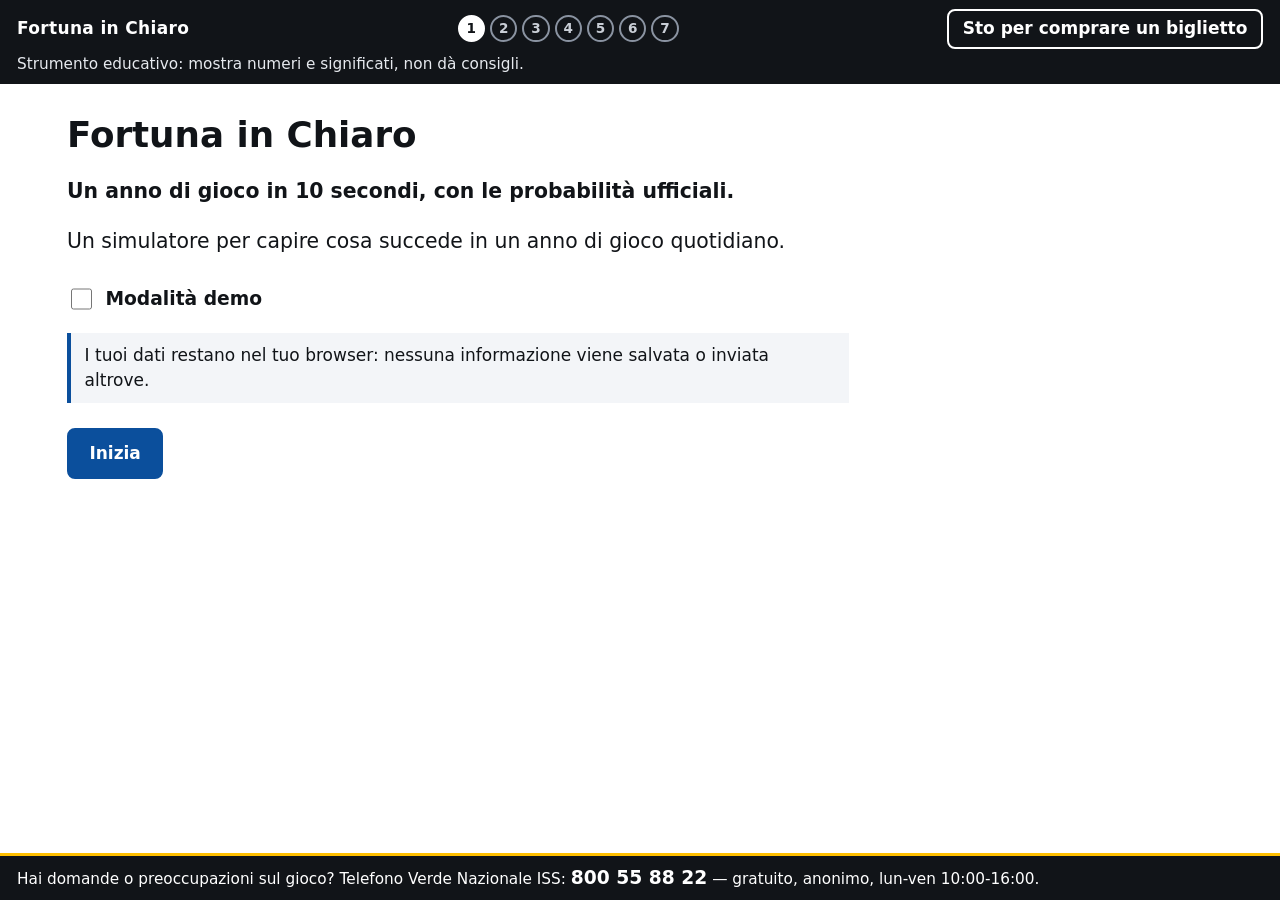
<file: app/index.html>
<!DOCTYPE html>
<html lang="it">
<head>
<meta charset="utf-8">
<meta name="viewport" content="width=device-width, initial-scale=1">
<title>Fortuna in Chiaro</title>
<link rel="stylesheet" href="style.css">
</head>
<body>
<a class="skip" href="#main">Vai al contenuto</a>

<header class="bar bar-top" role="banner">
  <div class="brand">Fortuna in Chiaro</div>
  <ol class="steps" id="steps" aria-label="Avanzamento"></ol>
  <div class="bar-actions">
    <span class="demo-badge" id="demo-badge" hidden>Modalità demo</span>
    <button type="button" class="btn btn-ghost" id="btn-pausa" hidden>Sto per comprare un biglietto</button>
    <button type="button" class="btn btn-ghost" id="btn-ricomincia-top" hidden>Ricomincia</button>
  </div>
  <p class="disclaimer">Strumento educativo: mostra numeri e significati, non dà consigli.</p>
</header>

<main id="main" tabindex="-1">

  <!-- 1. Benvenuto -->
  <section class="screen" data-screen="1" aria-labelledby="t1">
    <h1 id="t1">Fortuna in Chiaro</h1>
    <p class="lead"><strong>Un anno di gioco in 10 secondi, con le probabilità ufficiali.</strong></p>
    <p class="lead">Un simulatore per capire cosa succede in un anno di gioco quotidiano.</p>
    <label class="toggle">
      <input type="checkbox" id="demo-toggle">
      <span>Modalità demo</span>
    </label>
    <p class="note" id="demo-info"></p>
    <p class="privacy">I tuoi dati restano nel tuo browser: nessuna informazione viene salvata o inviata altrove.</p>
    <div class="nav">
      <button type="button" class="btn btn-primary" id="btn-inizia">Inizia</button>
    </div>
  </section>

  <!-- 2. Quiz prima -->
  <section class="screen" data-screen="2" aria-labelledby="t2" hidden>
    <h1 id="t2">Prima di cominciare: tre domande</h1>
    <form id="quiz-prima" class="quiz" novalidate></form>
    <div class="nav">
      <button type="button" class="btn" data-nav="back">Indietro</button>
      <button type="button" class="btn btn-primary" id="avanti-2" disabled>Avanti</button>
    </div>
  </section>

  <!-- 3. La mia abitudine -->
  <section class="screen" data-screen="3" aria-labelledby="t3" hidden>
    <h1 id="t3">La mia abitudine</h1>
    <div class="layout-2">
      <div id="lista-giochi" class="giochi"></div>
      <aside class="riepilogo" aria-live="polite">
        <h2>La tua spesa</h2>
        <div id="riepilogo-spesa"></div>
        <div class="soglia">
          <label for="soglia">La tua soglia di spesa mensile (facoltativa)</label>
          <div class="soglia-input"><input type="number" id="soglia" min="0" step="1" inputmode="numeric" placeholder="es. 100"> <span>€ al mese</span></div>
          <p class="note">La scegli tu. Serve solo a confrontarla con la spesa qui sopra; non viene salvata.</p>
        </div>
      </aside>
    </div>
    <div class="parlarne" id="parlarne-3" aria-live="polite" hidden></div>
    <div class="nav">
      <button type="button" class="btn" data-nav="back">Indietro</button>
      <button type="button" class="btn btn-primary" id="avanti-3">Avanti</button>
    </div>
  </section>

  <!-- 4. Un anno in 10 secondi -->
  <section class="screen" data-screen="4" aria-labelledby="t4" hidden>
    <h1 id="t4">Un anno in 10 secondi</h1>
    <p class="note" id="seme-info"></p>
    <div id="vista-mia">
    <div class="layout-2 sim">
      <div class="sim-anim">
        <h2 class="sim-titolo">Quest'anno simulato (un caso)</h2>
        <div class="progress" aria-hidden="true"><div class="progress-fill" id="sim-progress"></div></div>
        <p class="giorno" id="sim-giorno">Giorno 0 di 365</p>
        <div class="contatori" aria-live="off">
          <div class="cont"><span class="cont-l">Speso</span><span class="cont-v" id="c-speso">0 €</span></div>
          <div class="cont"><span class="cont-l">Vinto</span><span class="cont-v" id="c-vinto">0 €</span></div>
          <div class="cont cont-perso"><span class="cont-l">Perso</span><span class="cont-v" id="c-perso">0 €</span></div>
        </div>
        <div class="toast-zona"><div class="toast" id="toast" aria-live="polite" hidden></div></div>
        <p class="conto-vincite" id="conto-vincite"></p>
        <div class="calendario" id="calendario" aria-hidden="true"></div>
        <p class="legenda"><span class="sw sw-spesa"></span> giorno di gioco <span class="sw sw-vinto"></span> vincita da 100 € in su</p>
        <ul class="vincite" id="vincite" aria-label="Vincite da 100 euro in su"></ul>
      </div>
      <aside class="atteso" aria-labelledby="t4b">
        <h2 id="t4b">In media, su tantissimi anni</h2>
        <p class="note">Calcolato dalla tabella premi ufficiale, non dal caso: è la media che si ottiene su tantissimi anni.</p>
        <dl id="atteso-dl"></dl>
        <p id="atteso-media"></p>
        <div class="stadi-box" id="stadi-anno"></div>
      </aside>
    </div>
    <div class="finale" id="sim-finale" aria-live="polite"></div>
    </div>
    <div class="banco" id="vista-banco" aria-live="polite" hidden></div>
    <div class="nav">
      <button type="button" class="btn" data-nav="back">Indietro</button>
      <button type="button" class="btn" id="btn-rivedi">Rivedi</button>
      <button type="button" class="btn" id="btn-altro-anno" disabled>Simula un altro anno</button>
      <button type="button" class="btn" id="btn-banco" disabled>Dalla parte del banco</button>
      <button type="button" class="btn btn-primary" data-nav="next">Avanti</button>
    </div>
  </section>

  <!-- 5. Capire i numeri -->
  <section class="screen" data-screen="5" aria-labelledby="t5" hidden>
    <h1 id="t5">Capire i numeri</h1>
    <div class="schede">
      <article class="scheda" aria-labelledby="sa">
        <h2 id="sa">La probabilità, vista</h2>
        <p id="sa-testo"></p>
        <div class="stadi-box" id="sa-stadi"></div>
        <canvas id="griglia" width="300" height="300" aria-label="Griglia di 10.000 puntini"></canvas>
        <label class="slider">Ingrandisci: <strong id="sa-k">1</strong> <span id="sa-u">griglia</span>
          <input type="range" id="sa-range" min="1" value="1">
        </label>
        <p id="sa-esito" aria-live="polite"></p>
        <p class="fonte" id="sa-fonte"></p>
      </article>
      <article class="scheda" aria-labelledby="sb">
        <h2 id="sb">Perché 'in media' si perde</h2>
        <p id="sb-testo"></p>
        <fieldset class="scelte" id="sb-scelte"><legend>Numero di giocate</legend></fieldset>
        <dl id="sb-dl" aria-live="polite"></dl>
        <p class="fonte" id="sb-fonte"></p>
      </article>
      <article class="scheda" aria-labelledby="sc">
        <h2 id="sc">I ritardatari non esistono</h2>
        <p id="sc-testo"></p>
        <button type="button" class="btn" id="sc-lancia">Lancia 10.000 estrazioni</button>
        <dl id="sc-dl" aria-live="polite"></dl>
        <p class="fonte" id="sc-fonte"></p>
      </article>
    </div>
    <div class="nav">
      <button type="button" class="btn" data-nav="back">Indietro</button>
      <button type="button" class="btn btn-primary" data-nav="next">Avanti</button>
    </div>
  </section>

  <!-- 6. Quiz dopo + trasferimento -->
  <section class="screen" data-screen="6" aria-labelledby="t6" hidden>
    <h1 id="t6">Di nuovo le tre domande, più una</h1>
    <form id="quiz-dopo" class="quiz" novalidate></form>
    <div class="nav">
      <button type="button" class="btn" data-nav="back">Indietro</button>
      <button type="button" class="btn btn-primary" id="avanti-6" disabled>Avanti</button>
    </div>
  </section>

  <!-- 7. Cruscotto -->
  <section class="screen" data-screen="7" aria-labelledby="t7" hidden>
    <h1 id="t7">Il tuo cruscotto</h1>
    <div id="cruscotto"></div>
    <div class="parlarne" id="parlarne-7" hidden></div>
    <p class="privacy">I tuoi dati restano nel tuo browser: nessuna informazione viene salvata o inviata altrove.</p>
    <div class="nav">
      <button type="button" class="btn" data-nav="back">Indietro</button>
      <button type="button" class="btn btn-primary" id="btn-ricomincia">Ricomincia</button>
    </div>
  </section>

</main>

<div class="pausa" id="pausa" role="dialog" aria-modal="true" aria-labelledby="pausa-t" hidden>
  <div class="pausa-box">
    <h2 id="pausa-t">Pausa e Conto: i numeri di questo biglietto</h2>
    <label>Biglietto <select id="pausa-gioco"></select></label>
    <dl id="pausa-dl"></dl>
    <p class="pausa-timer" id="pausa-timer" aria-live="polite"></p>
    <button type="button" class="btn btn-primary" id="pausa-chiudi">Chiudi</button>
  </div>
</div>

<footer class="bar bar-bottom" role="contentinfo">
  <p id="numero-verde">Hai domande o preoccupazioni sul gioco? Telefono Verde Nazionale ISS: <strong>800 55 88 22</strong> — gratuito, anonimo, lun-ven 10:00-16:00.</p>
</footer>

<script src="data/giochi.js"></script>
<script src="data/quiz.js"></script>
<script src="src/motore.js"></script>
<script src="src/ui.js"></script>
</body>
</html>
</file>
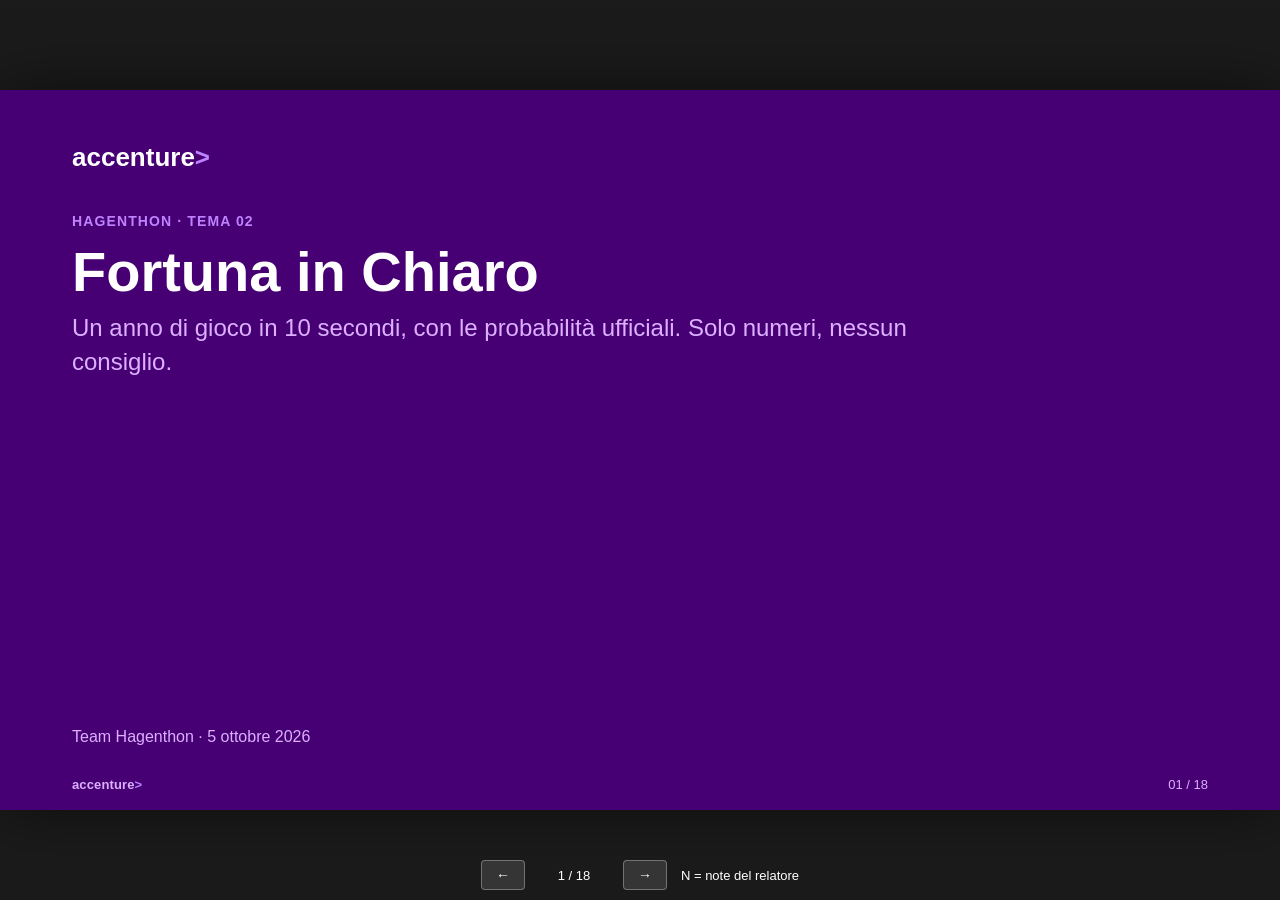
<file: presentation/index.html>
<!DOCTYPE html>
<html lang="it">
<head>
<meta charset="UTF-8">
<title>Fortuna in Chiaro — Hagenthon, Tema 02</title>
<!--
  VERSIONE DEFINITIVA v4 (14:30) — agente innovazione, da skill presentazioni-accenture.
  Allineata a docs/idea/idea-selezionata.md (leve L1-L4, CR1, CR2, Fase 2, "Demo ... aggiornata").
  Riordinata secondo la scaletta v3; sezioni/business-case.html integrata e rimossa:
    bc-01 (problema Italia) + bc-05 (divario SerD) -> slide 03;
    bc-02 (chi paga di più) -> appendice A4; bc-04 (verità del biglietto) -> appendice A2;
    bc-06 (valore su scala) -> appendice A8 (da decidere). bc-03 scartata (duplica 02/05).
  Navigazione diretta: index.html#n (n = numero slide, da 1). Note del relatore: tasto N.

  PARTE PARLATA (5:00, demo compresa)
  01  0:00-0:10  (10")   Titolo
  02  0:10-0:35  (25")   Salvatore (Deliverable 01)
  03  0:35-0:55  (20")   Il problema su scala + divario di supporto
  04  0:55-3:25  (2'30") DEMO live, copione idea-selezionata.md
  05  3:25-3:45  (20")   Prima/Dopo (Deliverable 02)
  06  3:45-4:00  (15")   Risk & Clarity Note (Deliverable 03)
  07  4:00-4:35  (35")   Struttura agentica di sviluppo + L4 hook + token
  08  4:35-4:50  (15")   Visione Fase 2 (breve)
  09  4:50-5:00  (10")   Chiusura
  Totale: 10+25+20+150+20+15+35+15+10 = 300" = 5'00"


  APPENDICE (dopo la chiusura, non parlata: per le domande)
  10  Divisore "Appendice"
  11  A1 La soluzione: tre concetti, un percorso
  12  A2 La verità del biglietto (tabelle ADM)
  13  A3 Dalla parte del banco (simulazione, seme demo 20261005)
  14  A4 Chi paga di più
  15  A5 Token: modello per ruolo
  16  A6 Fase 2 di dettaglio
  17  A7 Pausa e Conto (BR-17)
  18  A8 Valore su scala ~150 mln €
  Fonti numeri: docs/idea/numeri-business-case.md, valore-checkpoint.md, ricerca-azzardo.md;
  numeri della simulazione: app/ con seme demo 20261005 (perdita attesa 1.050,83 €; 175 vincite, 72 rimborsi,
  38,5% delle vincite è rimborso; 174 su 10.000 in attivo, 1,7%; banco 10.738.155 € su 36.500.000 €).
-->
<style>
  :root{
    --purple:#A100FF;
    --purple-dark:#7500C0;
    --purple-darker:#460073;
    --purple-light:#BE82FF;
    --purple-pastel:#DCAFFF;
    --purple-pink:#B455AA;
    --black:#000000;
    --white:#FFFFFF;
    --grey:#96968C;
    --grey-light:#E6E6DC;
    --font:"Graphik", Arial, Helvetica, sans-serif;
  }
  *{box-sizing:border-box;}
  html,body{
    margin:0; padding:0; width:100%; height:100%;
    background:#1b1b1b; font-family:var(--font); overflow:hidden;
  }
  #viewport{ position:fixed; inset:0; display:flex; align-items:center; justify-content:center; }
  #deck{
    position:relative; width:1280px; height:720px;
    transform-origin:center center; box-shadow:0 0 60px rgba(0,0,0,.5);
  }
  .slide{
    position:absolute; inset:0; width:1280px; height:720px;
    display:none; flex-direction:column;
    background:var(--white); color:var(--black);
    padding:52px 72px 64px 72px;
  }
  .slide.active{ display:flex; }

  .bg-dark{ background:var(--purple-darker); color:var(--white); }
  .bg-purple{ background:var(--purple-dark); color:var(--white); }
  .bg-light-grey{ background:var(--grey-light); color:var(--black); }

  h1{ font-size:48px; font-weight:700; margin:0 0 8px 0; line-height:1.1; }
  h2{ font-size:34px; font-weight:700; margin:0 0 20px 0; line-height:1.15; }
  h2 .accent{ color:var(--purple); }
  .bg-dark h2, .bg-purple h2{ color:var(--white); }
  .subtitle{ font-size:22px; font-weight:400; color:var(--grey); margin:0 0 24px 0; }
  .bg-dark .subtitle, .bg-purple .subtitle{ color:var(--purple-pastel); }
  p, li{ font-size:18px; line-height:1.45; }
  .kicker{
    display:inline-block; font-size:14px; font-weight:700; letter-spacing:.08em;
    text-transform:uppercase; color:var(--purple); margin-bottom:12px;
  }
  .bg-dark .kicker, .bg-purple .kicker{ color:var(--purple-light); }

  .footer{
    position:absolute; left:72px; right:72px; bottom:18px;
    display:flex; justify-content:space-between; align-items:center;
    font-size:13px; color:var(--grey);
  }
  .bg-dark .footer, .bg-purple .footer{ color:var(--purple-pastel); }
  .wordmark{ font-weight:700; letter-spacing:.01em; }
  .wordmark .chevron{ color:var(--purple); font-weight:700; }
  .bg-dark .wordmark .chevron, .bg-purple .wordmark .chevron{ color:var(--purple-light); }
  .footer .src{ flex:1; margin:0 24px; font-size:13px; text-align:left; }

  .content{ flex:1; display:flex; flex-direction:column; min-height:0; }

  .cover{ justify-content:center; align-items:flex-start; }
  .cover .wordmark-big{ font-size:26px; font-weight:700; margin-bottom:40px; }
  .cover h1{ font-size:56px; max-width:950px; }
  .cover .subtitle{ font-size:24px; max-width:850px; }
  .cover .meta{ margin-top:auto; font-size:16px; color:var(--purple-pastel); }

  .columns{ display:flex; gap:48px; flex:1; min-height:0; }
  .col{ flex:1; min-width:0; }
  .col h3{ font-size:20px; font-weight:700; color:var(--purple); margin:0 0 12px 0; }

  .kpi-row{ display:flex; gap:24px; align-items:stretch; }
  .kpi{ flex:1; text-align:center; padding:24px 14px; background:var(--grey-light); border-radius:4px; }
  .kpi .value{ font-size:52px; font-weight:700; color:var(--purple); line-height:1; }
  .kpi .label{ font-size:16px; color:#555; margin-top:10px; }
  .kpi .tag{ font-size:14px; color:var(--grey); margin-top:6px; }
  .kpi-row + .kpi-row{ margin-top:18px; }

  .before-after{ display:flex; gap:24px; flex:1; min-height:0; }
  .ba-panel{ flex:1; border-radius:4px; padding:26px; display:flex; flex-direction:column; }
  .ba-before{ background:var(--grey-light); }
  .ba-after{ background:var(--purple-darker); color:var(--white); }
  .ba-tag{ font-size:14px; font-weight:700; text-transform:uppercase; letter-spacing:.06em; margin-bottom:12px; }
  .ba-before .ba-tag{ color:#6b6b63; }
  .ba-after .ba-tag{ color:var(--purple-light); }
  .ba-quote{ font-size:30px; font-weight:700; line-height:1.2; margin:0 0 16px 0; }
  .ba-after .num{ color:var(--purple-pastel); }

  .flow{ display:flex; align-items:center; justify-content:center; gap:0; margin:6px 0 18px 0; }
  .flow-box{
    background:var(--grey-light); border:2px solid var(--purple);
    border-radius:6px; padding:12px 10px; font-size:15px; font-weight:600;
    text-align:center; width:150px;
  }
  .flow-box.highlight{ background:var(--purple); color:var(--white); border-color:var(--purple-darker); }
  .flow-box.human{ background:var(--white); border-style:dashed; }
  .flow-arrow{ width:26px; height:2px; background:var(--purple); position:relative; margin:0 4px; }
  .flow-arrow::after{
    content:""; position:absolute; right:-1px; top:-5px;
    border:6px solid transparent; border-left-color:var(--purple);
  }

  .demo-frame{
    flex:1; border:2px solid var(--grey-light); border-radius:6px;
    display:flex; align-items:center; justify-content:center;
    background:var(--grey-light); overflow:hidden; position:relative;
  }
  .demo-frame iframe{ width:100%; height:100%; border:0; background:var(--white); pointer-events:none; }
  .demo-caption{ margin-top:12px; font-size:15px; color:#6b6b63; }
  .demo-caption a{ color:var(--purple); font-weight:700; text-decoration:none; position:relative; z-index:6; }

  .closing{ justify-content:center; align-items:flex-start; }
  .closing h1{ font-size:52px; }
  .closing .contacts{ margin-top:28px; font-size:18px; color:var(--purple-pastel); }

  ul.bullets{ list-style:none; margin:0; padding:0; }
  ul.bullets li{ position:relative; padding-left:26px; margin-bottom:10px; }
  ul.bullets li::before{
    content:""; position:absolute; left:0; top:9px; width:10px; height:10px;
    background:var(--purple); border-radius:50%;
  }
  .bg-dark ul.bullets li::before, .ba-after ul.bullets li::before{ background:var(--purple-light); }

  /* tabelle compatte */
  table.t{ border-collapse:collapse; width:100%; font-size:16px; }
  table.t th{ text-align:left; font-size:14px; text-transform:uppercase; letter-spacing:.05em; color:var(--purple); border-bottom:2px solid var(--purple); padding:6px 10px; }
  table.t td{ padding:7px 10px; border-bottom:1px solid var(--grey-light); vertical-align:top; }
  table.t td.m{ font-weight:700; white-space:nowrap; }

  /* persona */
  .persona{ display:flex; gap:40px; flex:1; min-height:0; }
  .persona .card{ width:380px; background:var(--grey-light); border-radius:4px; padding:24px 26px; }
  .persona .card .name{ font-size:28px; font-weight:700; margin-bottom:6px; }
  .persona .card .role{ font-size:16px; color:#6b6b63; margin-bottom:16px; }
  .persona .quote{ font-size:26px; font-weight:700; line-height:1.25; margin:0 0 18px 0; }
  .persona .quote .accent{ color:var(--purple); }

  /* badge */
  .badge{ display:inline-block; font-size:13px; font-weight:700; letter-spacing:.06em; text-transform:uppercase; padding:5px 10px; border-radius:3px; background:var(--purple-pastel); color:var(--purple-darker); margin-left:10px; vertical-align:middle; }
  .badge.warn{ background:var(--black); color:var(--white); }
  .deliv{ display:inline-block; font-size:13px; font-weight:700; letter-spacing:.06em; text-transform:uppercase; padding:4px 10px; border:2px solid var(--purple); color:var(--purple); border-radius:3px; margin-left:12px; vertical-align:middle; }

  .kpi.sm .value{ font-size:42px; }
  .kpi.xs .value{ font-size:36px; }
  .gap-band{ display:flex; align-items:center; gap:28px; margin-top:22px; padding:18px 26px; background:var(--purple-darker); color:#fff; border-radius:4px; }
  .gap-band .big{ font-size:40px; font-weight:700; color:var(--purple-pastel); line-height:1; white-space:nowrap; }
  .gap-band .txt{ font-size:17px; line-height:1.4; }
  .gap-row{ display:flex; gap:40px; align-items:center; flex:1; }
  .gap-col{ flex:1; text-align:center; }
  .gap-col .big{ font-size:60px; font-weight:700; color:var(--purple); line-height:1; }
  .gap-col .small{ font-size:15px; color:var(--grey); margin-top:10px; }
  .gap-vs{ font-size:22px; font-weight:700; color:var(--grey); }
  .chips{ display:flex; gap:10px; margin:0 0 12px 0; flex-wrap:wrap; }
  .chip{ font-size:14px; font-weight:700; padding:5px 12px; border:2px solid var(--purple); color:var(--purple-darker); border-radius:3px; }
  .cols3{ display:flex; gap:32px; flex:1; min-height:0; }
  .cols3 .col{ flex:1; min-width:0; }
  .cols3 li{ font-size:16px; line-height:1.4; margin-bottom:8px; }
  .appx-tag{ display:inline-block; font-size:13px; font-weight:700; letter-spacing:.06em; text-transform:uppercase; padding:4px 10px; border-radius:3px; background:var(--grey-light); color:#555; margin-right:10px; vertical-align:middle; }
  .bg-light-grey .appx-tag{ background:#fff; }
  .divider{ justify-content:center; }
  .divider h1{ font-size:56px; }
  .note-box{ margin-top:14px; padding:12px 16px; border-left:4px solid var(--purple); background:#f6f6f1; font-size:16px; }
  .small{ font-size:15px; color:#6b6b63; }
  .decide-flag{ position:absolute; top:28px; right:72px; font-size:13px; font-weight:700; letter-spacing:.06em; text-transform:uppercase; padding:6px 14px; border-radius:3px; background:#000; color:#fff; z-index:3; }

  /* note del relatore: nascoste, tasto N per mostrarle */
  .notes{ display:none; }
  #notes-panel{
    display:none; position:fixed; left:0; right:0; top:0; z-index:20;
    background:rgba(0,0,0,.88); color:#fff; font-family:var(--font); font-size:15px;
    padding:12px 24px; line-height:1.45; max-height:40vh; overflow:auto;
  }
  #notes-panel.on{ display:block; }

  #nav-ui{
    position:fixed; left:0; right:0; bottom:10px; display:flex;
    justify-content:center; gap:14px; align-items:center; z-index:10;
    font-family:var(--font); color:#fff; font-size:13px; user-select:none;
  }
  #nav-ui button{
    background:rgba(255,255,255,.12); border:1px solid rgba(255,255,255,.3);
    color:#fff; border-radius:4px; padding:6px 14px; cursor:pointer; font-size:14px;
  }
  #nav-ui button:hover{ background:rgba(161,0,255,.5); }
  #counter{ min-width:70px; text-align:center; }
  .nav-hit{ position:absolute; top:0; bottom:0; width:30%; cursor:pointer; z-index:5; }
  .nav-hit.left{ left:0; }
  .nav-hit.right{ right:0; }

  @media print{
    html,body{ overflow:visible; background:#fff; }
    #nav-ui, .nav-hit, #notes-panel{ display:none !important; }
    #viewport{ position:static; display:block; }
    #deck{ transform:none !important; width:auto; height:auto; box-shadow:none; }
    .slide{
      display:flex !important; position:relative; width:1280px; height:720px;
      page-break-after:always; break-after:page;
    }
  }
</style>
</head>
<body>

<div id="viewport">
  <div id="deck">

    <!-- SLIDE 01: copertina -->
    <section class="slide cover bg-dark">
      <div class="content cover">
        <div class="wordmark-big">accenture<span style="color:var(--purple-light)">&gt;</span></div>
        <div class="kicker">Hagenthon · Tema 02</div>
        <h1>Fortuna in Chiaro</h1>
        <p class="subtitle">Un anno di gioco in 10 secondi, con le probabilità ufficiali. Solo numeri, nessun consiglio.</p>
        <div class="meta">Team Hagenthon · 5 ottobre 2026</div>
      </div>
      <div class="footer">
        <span class="wordmark">accenture<span class="chevron">&gt;</span></span>
        <span class="page-num"></span>
      </div>
      <aside class="notes">SLIDE 01 · 0:00-0:10 (10") — "Fortuna in Chiaro mostra in 10 secondi un anno di gioco, con le probabilità ufficiali ADM. Non giudica, non consiglia: mostra i numeri."</aside>
    </section>
    <!-- /SLIDE -->

    <!-- SLIDE 02: Salvatore, Deliverable 01 -->
    <section class="slide">
      <div class="content">
        <div class="kicker">User Difficulty Statement <span class="deliv">Deliverable 01</span></div>
        <h2>Salvatore non sa <span class="accent">quanto gli costa</span> sperare</h2>
        <div class="persona">
          <div class="card">
            <div class="name">Salvatore</div>
            <div class="role">Reddito 1.300 € al mese · 2 biglietti da 5 € al giorno</div>
            <ul class="bullets">
              <li>Gioca 10 € al giorno, "è poco"</li>
              <li>Crede nei numeri "in ritardo"</li>
              <li>Conta le vincite, non le giocate</li>
            </ul>
          </div>
          <div style="flex:1">
            <p class="quote">"10 € al giorno, <span class="accent">prima o poi vinco</span>."</p>
            <div class="kpi-row">
              <div class="kpi"><div class="value">3.650 €</div><div class="label">spesi in un anno</div><div class="tag">10 € × 365 [DERIV]</div></div>
              <div class="kpi"><div class="value">23,4%</div><div class="label">del suo reddito annuo</div><div class="tag">3.650 / 15.600 € [DERIV]</div></div>
            </div>
            <p class="note-box"><strong>La difficoltà:</strong> le probabilità sono pubbliche, ma scritte in tabelle che nessuno legge. Salvatore non riesce a trasformare "1 su 12.480.000" in una conseguenza per la sua vita.</p>
          </div>
        </div>
      </div>
      <div class="footer">
        <span class="wordmark">accenture<span class="chevron">&gt;</span></span>
        <span class="src">Fonti: persona del business case (Tema 02); spesa e quota del reddito: calcolo nostro (numeri-business-case.md §3); "1 su 12.480.000": tabella premi ADM, lotteria istantanea da 5 € modello A</span>
        <span class="page-num"></span>
      </div>
      <aside class="notes">SLIDE 02 · 0:10-0:35 (25") — Deliverable 01. Presentare Salvatore: 1.300 € al mese, 10 € al giorno. Lui pensa "prima o poi vinco". In un anno sono 3.650 €, il 23% del reddito. Il problema non è l'accesso ai dati (sono pubblici, ADM) ma la loro leggibilità.</aside>
    </section>
    <!-- /SLIDE -->

    <!-- SLIDE 03: il problema su scala + divario di supporto (bc-01 + bc-05) -->
    <section class="slide">
      <div class="content">
        <div class="kicker">Il problema</div>
        <h2>Salvatore non è un caso isolato</h2>
        <div class="kpi-row" style="margin-top:10px">
          <div class="kpi"><div class="value">18 mln</div><div class="label">adulti che hanno giocato nell'ultimo anno</div><div class="tag">ISS, Rapporti ISTISAN 19/28</div></div>
          <div class="kpi"><div class="value">1,5 mln</div><div class="label">giocatori "problematici" (~3% adulti)</div><div class="tag">ISS, Rapporti ISTISAN 19/28</div></div>
          <div class="kpi"><div class="value">21,5 mld €</div><div class="label">persi netti dagli italiani nel 2024</div><div class="tag">ADM, Bilancio di esercizio 2024</div></div>
        </div>
        <div class="gap-band">
          <div class="big">1,5 mln ↔ ~15.000</div>
          <div class="txt">Giocatori problematici contro persone in carico ai SerD per il gioco: meno dell'1,1%. Un divario che Fortuna in Chiaro non colma, ma rende visibile (CR1, "Vuoi parlarne con qualcuno?").</div>
        </div>
      </div>
      <div class="footer">
        <span class="wordmark">accenture<span class="chevron">&gt;</span></span>
        <span class="src">Fonti: ricerca-azzardo.md §0, §4-5; numeri-business-case.md Slide 1 e 5 (ISS ISTISAN 19/28; ADM Bilancio 2024; Dipartimento Politiche Antidroga 2015; ISS TVNGA)</span>
        <span class="page-num"></span>
      </div>
      <aside class="notes">SLIDE 03 · 0:35-0:55 (20") — 18 milioni di giocatori, 1,5 milioni problematici: è il contesto, non il nostro pubblico diretto (loro vanno al numero verde, non a un simulatore). 21,5 miliardi persi nel 2024. E tra chi ha un problema e chi riceve aiuto c'è un divario enorme: meno dell'1,1% è in carico ai SerD. Da qui nasce CR1.</aside>
    </section>
    <!-- /SLIDE -->

    <!-- SLIDE 04: demo -->
    <section class="slide">
      <div class="content">
        <div class="kicker">Demo live · 2'30"</div>
        <h2>Un anno di Salvatore in 10 secondi</h2>
        <div class="demo-frame">
          <iframe src="../app/index.html" title="Anteprima di Fortuna in Chiaro" tabindex="-1"></iframe>
        </div>
        <div class="demo-caption">Apri la demo: <a href="../app/index.html?demo=1" target="_blank">app/index.html?demo=1</a> (seme fisso, percorso guidato) · Riserva: video registrato</div>
      </div>
      <div class="footer">
        <span class="wordmark">accenture<span class="chevron">&gt;</span></span>
        <span class="page-num"></span>
      </div>
      <aside class="notes">SLIDE 04 · 0:55-3:25 (2'30") — DEMO con ?demo=1. (1) 0:55-1:10 Quiz prima: Salvatore fa 1/3. (2) 1:10-1:45 Schedina: 5 € a giocata × 2 volte al giorno = 10 € al giorno, 3.650 € l'anno. Un anno in 10 secondi: a sinistra "Quest'anno simulato (un caso)", a destra "In media, su tantissimi anni" (≈1.051 €); "servirebbero 208 stadi da 60.000 posti, e vincerebbe una sola persona" (L3). (3) 1:45-2:10 "HAI VINTO!"... era solo il rimborso: guadagno 0 €; il 38,5% delle vincite del modello A è il rimborso, il 79,4% è da 5 o 10 € (L1). (4) 2:10-2:40 Dalla parte del banco: 10.000 Salvatori per un anno, quanti in attivo, quanto incassa il banco; 21,5 miliardi in Italia (L2). (5) 2:40-3:15 Quiz dopo 3/3 + trasferimento sul biglietto da 2 € inventato; cruscotto prima/dopo. (6) 3:15-3:25 CR1: la soglia scelta da Salvatore è superata, compare "Vuoi parlarne con qualcuno?" con il numero verde; il messaggio lo invia solo lui. "Pausa e Conto" (pulsante "Sto per comprare un biglietto", sempre visibile in alto) è di riserva: si mostra al posto del passo 4 solo se la giuria lo chiede o se il tempo lo consente (appendice A7). I ritardatari restano nell'app ma escono dal copione. Se l'animazione non parte: video di riserva.</aside>
    </section>
    <!-- /SLIDE -->

    <!-- SLIDE 05: prima/dopo, Deliverable 02 -->
    <section class="slide">
      <div class="content">
        <div class="kicker">Before/After Simplicity Evidence <span class="deliv">Deliverable 02</span></div>
        <h2>Dalla speranza ai numeri</h2>
        <div class="before-after">
          <div class="ba-panel ba-before">
            <div class="ba-tag">Prima</div>
            <p class="ba-quote">"10 € al giorno, prima o poi vinco."</p>
            <ul class="bullets">
              <li>Quiz: <strong>1/3</strong></li>
              <li>"1 su 12.480.000": un numero senza significato</li>
              <li>"Ho vinto 5 €": sembra una vincita</li>
            </ul>
          </div>
          <div class="ba-panel ba-after">
            <div class="ba-tag">Dopo</div>
            <p class="ba-quote"><span class="num">3.650 €</span> l'anno, perdita attesa <span class="num">≈ 1.051 €</span></p>
            <ul class="bullets">
              <li>Quiz: <strong>3/3</strong> + domanda di trasferimento corretta</li>
              <li>Premio massimo: in media una volta ogni <strong>~17.096 anni</strong></li>
              <li>Il 38,5% delle vincite è solo il rimborso: guadagno 0 €</li>
            </ul>
          </div>
        </div>
      </div>
      <div class="footer">
        <span class="wordmark">accenture<span class="chevron">&gt;</span></span>
        <span class="src">Modello A, payout 71,2%: 3.650 × 28,8% ≈ 1.051 €; 12.480.000 / 730 biglietti l'anno ≈ 17.096 anni; rimborsi 4.576.000 / 11.893.456 vincite = 38,5% [UFF ADM + DERIV]</span>
        <span class="page-num"></span>
      </div>
      <aside class="notes">SLIDE 05 · 3:25-3:45 (20") — Deliverable 02. Prima: "prima o poi vinco", quiz 1/3. Dopo: 3.650 € l'anno, perdita media circa 1.051 € l'anno (è la media su tantissimi anni; l'anno simulato della demo può dare una cifra diversa: è il caso) (modello A; con il modello B si arriva a 1.456 €), premio massimo in media una volta ogni 17.000 anni circa. Quiz 3/3 e risposta corretta su un biglietto mai visto: ha capito il concetto, non ha memorizzato la risposta.</aside>
    </section>
    <!-- /SLIDE -->

    <!-- SLIDE 06: Risk & Clarity Note, Deliverable 03 -->
    <section class="slide">
      <div class="content">
        <div class="kicker">Risk &amp; Clarity Note <span class="deliv">Deliverable 03</span></div>
        <h2>Cosa semplifichiamo, <span class="accent">cosa non tocchiamo</span></h2>
        <table class="t">
          <tr><th style="width:230px">Aspetto</th><th>Come lo trattiamo</th></tr>
          <tr><td class="m">Semplificato</td><td>Linguaggio, visualizzazione (un anno in 10 secondi), arrotondamenti nei testi. Solo due biglietti da 5 € (modelli A e B), senza marchi commerciali.</td></tr>
          <tr><td class="m">Non alterato</td><td>Probabilità e premi ufficiali ADM delle tabelle di emissione: il payout calcolato dall'app coincide con la tabella (test automatici).</td></tr>
          <tr><td class="m">Quiz didattico</td><td>Il biglietto da 2 € al 70% della domanda di trasferimento è inventato per l'esercizio ed è dichiarato come tale nell'app.</td></tr>
          <tr><td class="m">Nessun consiglio</td><td>L'app mostra numeri e significati, non dice se giocare o smettere (T2-V3). Nessun dato personale raccolto.</td></tr>
          <tr><td class="m">Se serve aiuto</td><td>Telefono Verde Nazionale ISS <strong>800 55 88 22</strong>: gratuito, anonimo, lunedì-venerdì 10:00-16:00.</td></tr>
        </table>
      </div>
      <div class="footer">
        <span class="wordmark">accenture<span class="chevron">&gt;</span></span>
        <span class="src">Fonti: ADM tabelle premi (ricerca-azzardo.md §1); ISS TVNGA §6</span>
        <span class="page-num"></span>
      </div>
      <aside class="notes">SLIDE 06 · 3:45-4:00 (15") — Deliverable 03. Semplifichiamo il linguaggio, non i numeri: probabilità e premi sono quelli ufficiali ADM, verificati dai test. Il biglietto da 2 € del quiz è inventato e dichiarato. Nessun consiglio. Il numero verde ISS è sempre visibile.</aside>
    </section>
    <!-- /SLIDE -->

    <!-- SLIDE 07: struttura agentica di sviluppo -->
    <section class="slide">
      <div class="content">
        <div class="kicker">Struttura agentica di sviluppo · come l'abbiamo costruita</div>
        <h2>Un team di <span class="accent">5 agenti</span>, 2 verifiche umane</h2>
        <div class="flow">
          <div class="flow-box">Idea<br><span class="small">innovazione</span></div><div class="flow-arrow"></div>
          <div class="flow-box human">Conferma umana</div><div class="flow-arrow"></div>
          <div class="flow-box">BR e test<br><span class="small">business</span></div><div class="flow-arrow"></div>
          <div class="flow-box highlight">Sviluppo ⇄ test<br><span style="font-size:13px">stanze parallele</span></div><div class="flow-arrow"></div>
          <div class="flow-box">Review<br><span class="small">qa PASS/FAIL</span></div><div class="flow-arrow"></div>
          <div class="flow-box human">Conferma umana → push</div>
        </div>
        <div class="columns">
          <div class="col">
            <h3>Stanze agile parallele</h3>
            <ul class="bullets">
              <li><strong>Motore</strong>: dati ufficiali, calcolo, test unitari</li>
              <li><strong>Esperienza</strong>: schermate, simulazione, quiz</li>
              <li>Contratto API comune, test per stanza</li>
            </ul>
          </div>
          <div class="col">
            <h3>Rules, skill, hook</h3>
            <ul class="bullets">
              <li><strong>Rules</strong>: CLAUDE.md e prompt di ruolo · <strong>Skill</strong>: presentazioni-accenture</li>
              <li><strong>Hook</strong> guard.ps1: blocca 00_input/ e API key</li>
              <li><strong>Hook</strong> post-edit-tests.ps1: test dopo ogni modifica ad app/</li>
              <li><strong>L4, guardrail del Tema 02</strong>: un hook PreToolUse blocca in app/ i testi da consiglio o giudizio ("conviene", "smetti", "gioca meno"): T2-V3 diventa un controllo automatico</li>
            </ul>
          </div>
        </div>
      </div>
      <div class="footer">
        <span class="wordmark">accenture<span class="chevron">&gt;</span></span>
        <span class="src">Dettaglio: agents/ e docs/governance/stato-avanzamento.md</span>
        <span class="page-num"></span>
      </div>
      <aside class="notes">SLIDE 07 · 4:00-4:35 (35") — Questa è la struttura agentica di SVILUPPO (agents/), quella valutata. L'orchestratore coordina 5 agenti che si passano il lavoro attraverso file, ognuno scrive solo nelle sue cartelle. Due verifiche umane: scelta dell'idea e consegna. Sviluppo in due stanze parallele, Motore ed Esperienza, con un contratto API comune e test per stanza. Gli hook rendono le regole automatiche: niente scritture sulle fonti, niente segreti, test a ogni modifica. E il vincolo del tema, "nessun consiglio", è un hook: se un agente scrive "conviene" o "smetti" nell'app, la scrittura viene bloccata prima ancora che qualcuno la riveda. Nessun push senza PASS di QA.</aside>
    </section>
    <!-- /SLIDE -->

    <!-- SLIDE 08: visione Fase 2, breve -->
    <section class="slide bg-light-grey">
      <div class="content">
        <div class="kicker">Visione Fase 2 <span class="badge warn">Non è nel MVP</span></div>
        <h2>Da simulatore a <span class="accent">percorso di supporto</span></h2>
        <div class="columns">
          <div class="col">
            <h3>Oggi nel MVP</h3>
            <ul class="bullets">
              <li>Analista deterministico: spesa, perdita attesa, quota del reddito</li>
              <li>Escalation leggera CR1: "Vuoi parlarne con qualcuno?", attivata solo da Salvatore</li>
            </ul>
          </div>
          <div class="col">
            <h3>In Fase 2, con partnership clinica</h3>
            <ul class="bullets">
              <li>Movimenti reali con consenso; coach con supervisione clinica</li>
              <li>Escalation con protocollo SerD/ISS; sportelli debiti e autoesclusione ADM</li>
            </ul>
          </div>
        </div>
        <p class="small" style="margin-top:10px">Dettaglio completo in appendice (A6). Prerequisiti: backend, partnership cliniche, consenso GDPR art. 9.</p>
      </div>
      <div class="footer">
        <span class="wordmark">accenture<span class="chevron">&gt;</span></span>
        <span class="src">Fonte: docs/idea/idea-selezionata.md, "Visione Fase 2"</span>
        <span class="page-num"></span>
      </div>
      <aside class="notes">SLIDE 08 · 4:35-4:50 (15") — Oggi esistono già due agenti in forma leggera e deterministica: l'Analista (il motore di calcolo) e un'escalation leggera, CR1. Il resto, dal coach al supporto sui debiti, richiede partnership cliniche e consenso ai dati sanitari: per questo resta fuori dall'MVP. Il dettaglio è in appendice, per chi vuole approfondire.</aside>
    </section>
    <!-- /SLIDE -->

    <!-- SLIDE 09: chiusura -->
    <section class="slide closing bg-dark">
      <div class="content closing">
        <div class="kicker">Fortuna in Chiaro</div>
        <h1>La fortuna non si cambia.<br>Si può vedere.</h1>
        <p class="subtitle">Se il gioco è diventato un problema: Telefono Verde ISS <strong style="color:#fff">800 55 88 22</strong>, gratuito e anonimo.</p>
        <div class="contacts">Repository: [URL repository] · app/index.html · presentation/index.html</div>
      </div>
      <div class="footer">
        <span class="wordmark">accenture<span class="chevron">&gt;</span></span>
        <span class="page-num"></span>
      </div>
      <aside class="notes">SLIDE 09 · 4:50-5:00 (10") — Chiudere su Salvatore: "Non gli diciamo cosa fare. Gli mostriamo, in 10 secondi, quanto gli costa sperare." Numero verde, repository. Grazie.</aside>
    </section>
    <!-- /SLIDE -->

    <!-- SLIDE 10: divisore Appendice -->
    <section class="slide bg-purple divider">
      <div class="content divider" style="align-items:center;">
        <div class="kicker">Fine della parte parlata</div>
        <h1>Appendice</h1>
        <p class="subtitle">Materiale di supporto per le domande: non è parlata, non conta nei 5 minuti.</p>
      </div>
      <div class="footer">
        <span class="wordmark">accenture<span class="chevron">&gt;</span></span>
        <span class="page-num"></span>
      </div>
      <aside class="notes">(non parlata) Divisore: da qui in poi, materiale di riserva per le domande.</aside>
    </section>
    <!-- /SLIDE -->

    <!-- SLIDE 11: A1 la soluzione, tre concetti -->
    <section class="slide">
      <div class="content">
        <div class="appx-tag">A1</div>
        <div class="kicker">La soluzione</div>
        <h2>Fortuna in Chiaro: <span class="accent">tre concetti</span>, un percorso</h2>
        <div class="flow">
          <div class="flow-box">Quiz prima</div><div class="flow-arrow"></div>
          <div class="flow-box">La tua abitudine</div><div class="flow-arrow"></div>
          <div class="flow-box highlight">Un anno in 10 secondi</div><div class="flow-arrow"></div>
          <div class="flow-box">Dalla parte del banco</div><div class="flow-arrow"></div>
          <div class="flow-box">Quiz dopo + trasferimento</div>
        </div>
        <div class="columns">
          <div class="col"><h3>Probabilità in cose fisiche</h3><p>"1 su 12.480.000" diventa 208 stadi pieni con un solo vincitore.</p></div>
          <div class="col"><h3>Vincite che non sono vincite</h3><p>"Hai vinto 5 €" diventa "hai recuperato la giocata: guadagno 0 €".</p></div>
          <div class="col"><h3>Dalla parte del banco</h3><p>10.000 persone come Salvatore per un anno: chi incassa davvero.</p></div>
        </div>
        <p class="small">Statico, offline, nessun dato personale raccolto. Nessun consiglio: solo numeri e significati (vincolo T2-V3).</p>
      </div>
      <div class="footer">
        <span class="wordmark">accenture<span class="chevron">&gt;</span></span>
        <span class="page-num"></span>
      </div>
      <aside class="notes">(non parlata) Le tre leve della soluzione, per chi chiede "come funziona davvero".</aside>
    </section>
    <!-- /SLIDE -->

    <!-- SLIDE 12: A2 la verità del biglietto (bc-04) -->
    <section class="slide">
      <div class="content">
        <div class="appx-tag">A2</div>
        <div class="kicker">I numeri · La verità del biglietto</div>
        <h2>Non tutte le "vincite" sono un guadagno</h2>
        <p class="subtitle">Lotteria istantanea da 5 €, modello A/B (ADM): quando si vince, spesso si recupera solo la giocata.</p>
        <div class="kpi-row">
          <div class="kpi"><div class="value">38,5%</div><div class="label">Delle vincite è solo il rimborso dei 5 € giocati</div></div>
          <div class="kpi"><div class="value">79,4%</div><div class="label">Delle vincite vale 5 o 10 €</div></div>
        </div>
        <div class="kpi-row">
          <div class="kpi"><div class="value">71,2% / 60,1%</div><div class="label">Payout reale: quanto torna ogni € giocato (modello A / B)</div></div>
          <div class="kpi"><div class="value">208 stadi</div><div class="label">Da 60.000 posti pieni per vincere una sola volta il premio massimo</div></div>
        </div>
      </div>
      <div class="footer">
        <span class="wordmark">accenture<span class="chevron">&gt;</span></span>
        <span class="src">Fonte: ADM, tabelle premi lotteria istantanea da 5 € (modelli A/B), calcolo nostro sui dati ufficiali (numeri-business-case.md Slide 4). Nessun marchio commerciale citato.</span>
        <span class="page-num"></span>
      </div>
      <aside class="notes">(non parlata) Dettaglio numerico della leva L1, se richiesto in dibattito.</aside>
    </section>
    <!-- /SLIDE -->

    <!-- SLIDE 13: A3 dalla parte del banco (simulazione, seme 20261005) -->
    <section class="slide">
      <div class="content">
        <div class="appx-tag">A3</div>
        <div class="kicker">I numeri · Dalla parte del banco</div>
        <h2>10.000 Salvatori, un anno: chi incassa davvero</h2>
        <p class="subtitle">Simulazione dell'app con seme demo fisso 20261005, per riprodurre esattamente questi numeri.</p>
        <div class="kpi-row">
          <div class="kpi"><div class="value">≈ 1.051 €</div><div class="label">perdita attesa l'anno a persona (modello A)</div></div>
          <div class="kpi"><div class="value">175</div><div class="label">vincite su 10.000 persone, di cui 72 solo rimborso</div></div>
        </div>
        <div class="kpi-row">
          <div class="kpi"><div class="value">174 / 10.000</div><div class="label">persone in attivo a fine anno (1,7%)</div></div>
          <div class="kpi"><div class="value">10.738.155 €</div><div class="label">incassati dal banco su 36.500.000 € giocati</div></div>
        </div>
      </div>
      <div class="footer">
        <span class="wordmark">accenture<span class="chevron">&gt;</span></span>
        <span class="src">Fonte: app/ (motore di simulazione), seme demo 20261005, riproducibile; 38,5% delle vincite è rimborso coerente con la tabella ADM modello A (numeri-business-case.md Slide 4)</span>
        <span class="page-num"></span>
      </div>
      <aside class="notes">(non parlata) Numeri esatti della simulazione a 10.000 persone, per chi vuole verificare i conti dietro la demo.</aside>
    </section>
    <!-- /SLIDE -->

    <!-- SLIDE 14: A4 chi paga di più (bc-02) -->
    <section class="slide">
      <div class="content">
        <div class="appx-tag">A4</div>
        <div class="kicker">I numeri · Fragilità</div>
        <h2>Il peso non è uguale per tutti</h2>
        <p class="subtitle">Pesa di più dove il reddito è più basso, e cresce tra i più giovani.</p>
        <div class="kpi-row">
          <div class="kpi"><div class="value">3.319 €</div><div class="label">Spesa pro capite/anno in Abruzzo (2024)</div></div>
          <div class="kpi"><div class="value">845 €</div><div class="label">Spesa pro capite/anno in Trentino-Alto Adige, canale fisico (2024)</div></div>
        </div>
        <div class="kpi-row">
          <div class="kpi"><div class="value">68.000 → 90.000</div><div class="label">Studenti 14-17 anni problematici, 2018 → 2024</div></div>
          <div class="kpi"><div class="value">80.000 → 136.000+</div><div class="label">Studenti 14-17 anni a rischio, 2018 → 2024</div></div>
        </div>
      </div>
      <div class="footer">
        <span class="wordmark">accenture<span class="chevron">&gt;</span></span>
        <span class="src">Fonte: Il Centro / PressGiochi su dati ADM territoriali · ISS, usciredalgioco.iss.it, monitoraggio popolazione scolastica 2024. Nesso individuale reddito/istruzione non quantificato da uno studio ISS: solo correlazione territoriale (numeri-business-case.md Slide 2).</span>
        <span class="page-num"></span>
      </div>
      <aside class="notes">(non parlata) Se si chiede "chi gioca di più": disparità territoriale e crescita tra i minori.</aside>
    </section>
    <!-- /SLIDE -->

    <!-- SLIDE 15: A5 token -->
    <section class="slide">
      <div class="content">
        <div class="appx-tag">A5</div>
        <div class="kicker">Uso consapevole dei token</div>
        <h2>Il modello giusto per ogni ruolo, <span class="accent">zero token</span> a runtime</h2>
        <div class="columns">
          <div class="col">
            <table class="t">
              <tr><th>Agente</th><th>Modello</th></tr>
              <tr><td>innovazione (idea, pitch)</td><td class="m">Opus</td></tr>
              <tr><td>qa (verdetto PASS/FAIL)</td><td class="m">Opus</td></tr>
              <tr><td>business (BR, test)</td><td class="m">Sonnet</td></tr>
              <tr><td>governance (piano, push)</td><td class="m">Sonnet</td></tr>
              <tr><td>sviluppo</td><td class="m">eredita dalla sessione</td></tr>
              <tr><td>compiti meccanici</td><td class="m">Haiku</td></tr>
            </table>
          </div>
          <div class="col">
            <ul class="bullets">
              <li>Opus solo dove deve essere giusto: idea e QA</li>
              <li>Contesto mirato: ogni agente legge solo i file che gli servono e restituisce una sintesi</li>
              <li>Stato nei file, non nella chat</li>
              <li>App deterministica: <strong>nessuna chiamata AI a runtime</strong>, costo per utente nullo, funziona offline</li>
            </ul>
          </div>
        </div>
      </div>
      <div class="footer">
        <span class="wordmark">accenture<span class="chevron">&gt;</span></span>
        <span class="src">Fonte: CLAUDE.md, sezione "Uso consapevole dei token"</span>
        <span class="page-num"></span>
      </div>
      <aside class="notes">(non parlata) Dettaglio dei modelli per ruolo, se richiesto.</aside>
    </section>
    <!-- /SLIDE -->

    <!-- SLIDE 16: A6 fase 2 di dettaglio -->
    <section class="slide">
      <div class="content">
        <div class="appx-tag">A6</div>
        <div class="kicker">Visione Fase 2, di dettaglio <span class="badge warn">Non è nel MVP</span> <span class="badge">Architettura del prodotto, non di sviluppo</span></div>
        <h2>Da simulatore a <span class="accent">percorso di supporto</span></h2>
        <table class="t">
          <tr><th style="width:260px">Agente del prodotto</th><th style="width:400px">Oggi, nel MVP (deterministico)</th><th>In Fase 2</th></tr>
          <tr><td class="m">Analista</td><td>Sì: il motore di calcolo (spesa, perdita attesa, quota del reddito)</td><td>Movimenti reali, con consenso</td></tr>
          <tr><td class="m">Escalation verso un umano</td><td>Leggera: CR1 "Vuoi parlarne con qualcuno?", attivata da Salvatore</td><td>SerD, psicologo, Telefono Verde ISS con protocollo clinico</td></tr>
          <tr><td class="m">Craving</td><td>Educativa: "Pausa e Conto", già nel MVP</td><td>Interventi nei momenti a rischio, esercizi validati clinicamente</td></tr>
          <tr><td class="m">Coach</td><td>No</td><td>Colloquio motivazionale con supervisione clinica</td></tr>
          <tr><td class="m">Debiti · Barriere</td><td>No: sarebbe consulenza personalizzata (T2-V3)</td><td>Sportelli competenti; autoesclusione ADM, blocchi bancari</td></tr>
        </table>
        <p class="small" style="margin-top:14px">Prerequisiti: backend e AI a runtime, partnership clinica (SerD, ISS), validazione dell'efficacia, consenso ai dati sanitari (GDPR art. 9), valutazione del costo in token.</p>
      </div>
      <div class="footer">
        <span class="wordmark">accenture<span class="chevron">&gt;</span></span>
        <span class="src">Fonte: docs/idea/idea-selezionata.md, "Visione Fase 2"</span>
        <span class="page-num"></span>
      </div>
      <aside class="notes">(non parlata) Versione completa della slide 08: tabella dei 5 agenti del prodotto, oggi e in Fase 2. Attenzione a non confonderla con la struttura agentica di sviluppo (slide 07): questa è una visione di prodotto, fuori dal MVP.</aside>
    </section>
    <!-- /SLIDE -->

    <!-- SLIDE 17: A7 Pausa e Conto, BR-17 -->
    <section class="slide">
      <div class="content">
        <div class="appx-tag">A7</div>
        <div class="kicker">Pausa e Conto <span class="badge warn">Opzionale · BR-17</span></div>
        <h2>"Sto per comprare un biglietto": <span class="accent">30 secondi</span> di numeri</h2>
        <div class="columns">
          <div class="col">
            <h3>Cosa mostra, per quel biglietto</h3>
            <ul class="bullets">
              <li>Perdita media attesa: 28,8% del prezzo (modello A)</li>
              <li>Vincite che sono solo rimborso: 38,5%</li>
              <li>Premio massimo in scala fisica: 208 stadi, un vincitore</li>
            </ul>
          </div>
          <div class="col">
            <h3>Cosa non fa</h3>
            <ul class="bullets">
              <li>Non dice cosa comprare né se giocare</li>
              <li>Non è un esercizio clinico</li>
              <li>Si chiude con "La scelta è tua"</li>
            </ul>
          </div>
        </div>
        <p class="note-box">Decisione informata, focus del Tema 02. Attivata solo da Salvatore (BR-17, Could). Se approvata al checkpoint, sostituisce 10" nel copione demo (slide 04); se no, resta solo qui come riserva.</p>
      </div>
      <div class="footer">
        <span class="wordmark">accenture<span class="chevron">&gt;</span></span>
        <span class="src">Dati: tabella ADM modello A (ricerca-azzardo.md §1.1); ricalcoli in idea-selezionata.md</span>
        <span class="page-num"></span>
      </div>
      <aside class="notes">(non parlata, riserva) "Pausa e Conto" è attiva nell'app; in demo è di riserva (slide 04). Questa slide resta come riserva se la demo si blocca sul quel passo, o per rispondere a domande su "Pausa e Conto".</aside>
    </section>
    <!-- /SLIDE -->

    <!-- SLIDE 18: A8 valore su scala (bc-06) -->
    <section class="slide bg-light-grey">
      <div class="content">
        <div class="appx-tag" style="background:#fff">A8</div>
        <div class="kicker">Valore su scala <span class="badge warn">Stima nostra</span></div>
        <h2>Se raggiungessimo l'1% dei giocatori</h2>
        <div class="kpi-row">
          <div class="kpi" style="background:#fff"><div class="value">180.000</div><div class="label">giocatori raggiunti (1% di 18 mln)</div></div>
          <div class="kpi" style="background:#fff"><div class="value">126.000</div><div class="label">arrivano a 3/3 (ipotesi 70%)</div></div>
          <div class="kpi" style="background:#fff"><div class="value">~150 mln €</div><div class="label">l'anno di perdite rese consapevoli</div></div>
        </div>
        <p class="note-box" style="background:#fff">Calcolo: 126.000 × ~1.190 € (21,5 mld ADM 2024 / 18 mln ISS). <strong>Ipotesi non misurata</strong>: anni e perimetro delle due fonti non coincidono. Non sono risparmi: lo strumento non dà consigli, mostra i numeri.</p>
      </div>
      <div class="footer">
        <span class="wordmark">accenture<span class="chevron">&gt;</span></span>
        <span class="src">Fonte: valore-checkpoint.md §2; numeri-business-case.md Slide 6 (stima nostra su ADM Bilancio 2024 e ISS ISTISAN 19/28)</span>
        <span class="page-num"></span>
      </div>
      <aside class="notes">(non parlata, riserva) DA CONFERMARE AL CHECKPOINT: se si vuole citare il valore su scala in chiusura o in dibattito, i numeri sono qui, già dichiarati come stima non misurata.</aside>
    </section>
    <!-- /SLIDE -->

  </div>
</div>

<div class="nav-hit left" id="hit-prev"></div>
<div class="nav-hit right" id="hit-next"></div>

<div id="notes-panel"></div>

<div id="nav-ui">
  <button id="btn-prev" aria-label="Slide precedente">&#8592;</button>
  <span id="counter">1 / 1</span>
  <button id="btn-next" aria-label="Slide successiva">&#8594;</button>
  <span>N = note del relatore</span>
</div>

<script>
(function(){
  var deck = document.getElementById('deck');
  var slides = Array.prototype.slice.call(document.querySelectorAll('.slide'));
  var total = slides.length;
  var current = 0;
  var notesPanel = document.getElementById('notes-panel');

  slides.forEach(function(s, i){
    var pn = s.querySelector('.page-num');
    if (pn) pn.textContent = String(i + 1).padStart(2, '0') + ' / ' + String(total).padStart(2, '0');
  });

  function render(){
    slides.forEach(function(s, i){ s.classList.toggle('active', i === current); });
    var counter = document.getElementById('counter');
    if (counter) counter.textContent = (current + 1) + ' / ' + total;
    var n = slides[current].querySelector('.notes');
    notesPanel.textContent = n ? n.textContent : '';
  }

  function goTo(i){
    if (i < 0 || i >= total) return;
    current = i;
    render();
  }
  function next(){ goTo(current + 1); }
  function prev(){ goTo(current - 1); }

  function resize(){
    var scale = Math.min(window.innerWidth / 1280, window.innerHeight / 720);
    deck.style.position = 'absolute';
    deck.style.top = '50%';
    deck.style.left = '50%';
    deck.style.transform = 'translate(-50%,-50%) scale(' + scale + ')';
  }

  function applyHash(){
    var h = window.location.hash.replace('#', '');
    var n = parseInt(h, 10);
    if (!isNaN(n) && n >= 1 && n <= total){ goTo(n - 1); }
  }

  window.addEventListener('resize', resize);
  window.addEventListener('hashchange', applyHash);
  window.addEventListener('keydown', function(e){
    if (e.key === 'ArrowRight' || e.key === ' ' || e.key === 'PageDown' || e.key === 'ArrowDown'){
      e.preventDefault(); next();
    } else if (e.key === 'ArrowLeft' || e.key === 'PageUp' || e.key === 'ArrowUp'){
      e.preventDefault(); prev();
    } else if (e.key === 'Home'){
      goTo(0);
    } else if (e.key === 'End'){
      goTo(total - 1);
    } else if (e.key === 'n' || e.key === 'N'){
      notesPanel.classList.toggle('on');
    }
  });

  document.getElementById('btn-next').addEventListener('click', next);
  document.getElementById('btn-prev').addEventListener('click', prev);
  document.getElementById('hit-next').addEventListener('click', next);
  document.getElementById('hit-prev').addEventListener('click', prev);

  resize();
  applyHash();
  render();
})();
</script>

</body>
</html>
</file>
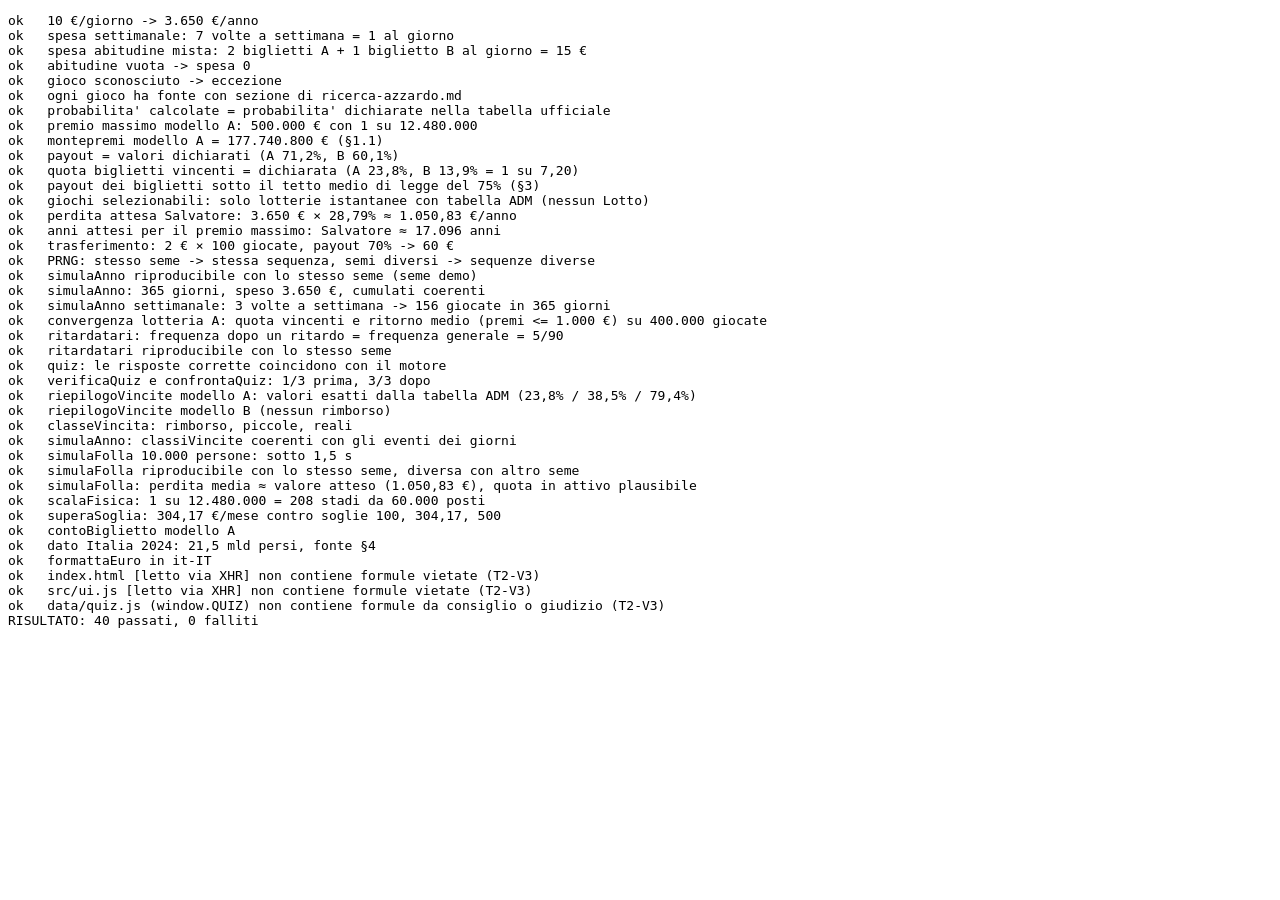
<file: app/tests/tests.html>
<!DOCTYPE html>
<html lang="it">
<head>
<meta charset="utf-8" />
<title>Test della logica</title>
</head>
<body>
<pre id="result">IN CORSO</pre>
<!-- Mini test runner: nessuna dipendenza. Aggiungere sotto i moduli da testare e i file *.test.js. -->
<script>
  window.__tests = [];
  function test(name, fn) { window.__tests.push({ name, fn }); }
  function assertEqual(actual, expected, msg) {
    const a = JSON.stringify(actual), e = JSON.stringify(expected);
    if (a !== e) throw new Error((msg ? msg + ": " : "") + "atteso " + e + ", ottenuto " + a);
  }
  function assert(cond, msg) { if (!cond) throw new Error(msg || "asserzione falsa"); }
</script>

<!-- Moduli e test -->
<script src="../data/giochi.js"></script>
<script src="../data/quiz.js"></script>
<script src="../src/motore.js"></script>
<script src="motore.test.js"></script>
<script src="testi.test.js"></script>

<script>
  window.addEventListener("load", () => {
    const lines = []; let pass = 0, fail = 0;
    for (const t of window.__tests) {
      try { t.fn(); pass++; lines.push("ok   " + t.name); }
      catch (err) { fail++; lines.push("FAIL " + t.name + " -> " + err.message); }
    }
    document.getElementById("result").textContent =
      lines.join("\n") + "\nRISULTATO: " + pass + " passati, " + fail + " falliti";
  });
</script>
</body>
</html>
</file>
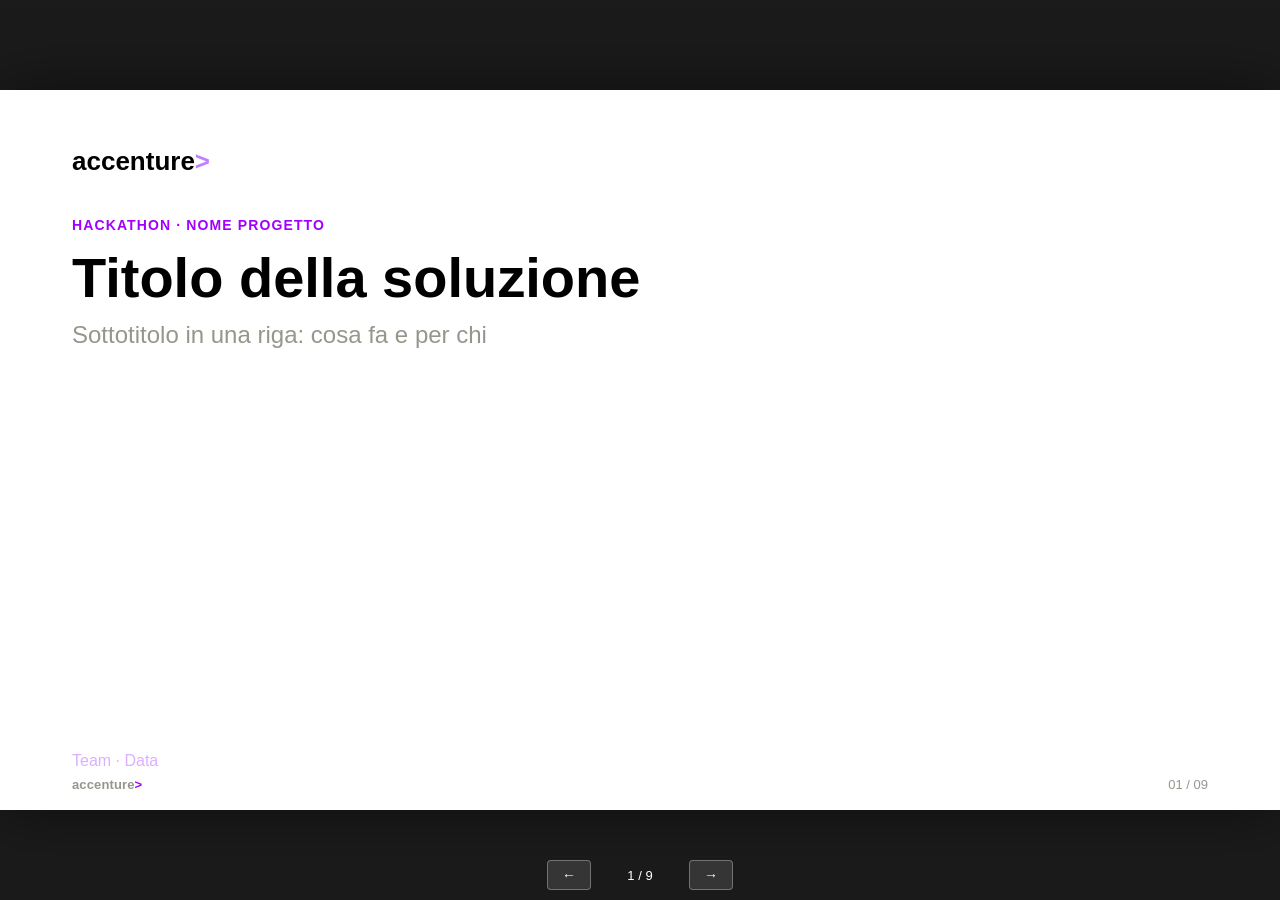
<file: .claude/skills/presentazioni-accenture/assets/template.html>
<!DOCTYPE html>
<html lang="it">
<head>
<meta charset="UTF-8">
<title>Presentazione — Template Accenture</title>
<style>
  :root{
    --purple:#A100FF;
    --purple-dark:#7500C0;
    --purple-darker:#460073;
    --purple-light:#BE82FF;
    --purple-pastel:#DCAFFF;
    --purple-pink:#B455AA;
    --black:#000000;
    --white:#FFFFFF;
    --grey:#96968C;
    --grey-light:#E6E6DC;
    --font:"Graphik", Arial, Helvetica, sans-serif;
  }
  *{box-sizing:border-box;}
  html,body{
    margin:0; padding:0; width:100%; height:100%;
    background:#1b1b1b; font-family:var(--font); overflow:hidden;
  }
  #viewport{
    position:fixed; inset:0; display:flex; align-items:center; justify-content:center;
  }
  #deck{
    position:relative; width:1280px; height:720px;
    transform-origin:center center;
    box-shadow:0 0 60px rgba(0,0,0,.5);
  }
  .slide{
    position:absolute; inset:0; width:1280px; height:720px;
    display:none; flex-direction:column;
    background:var(--white); color:var(--black);
    padding:56px 72px 40px 72px;
  }
  .slide.active{ display:flex; }

  /* ---------- varianti di sfondo ---------- */
  .bg-dark{ background:var(--purple-darker); color:var(--white); }
  .bg-purple{ background:var(--purple-dark); color:var(--white); }
  .bg-light-grey{ background:var(--grey-light); color:var(--black); }

  /* ---------- tipografia ---------- */
  h1{ font-size:48px; font-weight:700; margin:0 0 8px 0; line-height:1.1; }
  h2{ font-size:34px; font-weight:700; margin:0 0 24px 0; line-height:1.15; }
  h2 .accent{ color:var(--purple); }
  .bg-dark h2, .bg-purple h2{ color:var(--white); }
  .subtitle{ font-size:22px; font-weight:400; color:var(--grey); margin:0 0 28px 0; }
  .bg-dark .subtitle, .bg-purple .subtitle{ color:var(--purple-pastel); }
  p, li{ font-size:18px; line-height:1.5; }
  .kicker{
    display:inline-block; font-size:14px; font-weight:700; letter-spacing:.08em;
    text-transform:uppercase; color:var(--purple); margin-bottom:14px;
  }
  .bg-dark .kicker, .bg-purple .kicker{ color:var(--purple-light); }

  /* ---------- footer comune a ogni slide ---------- */
  .footer{
    position:absolute; left:72px; right:72px; bottom:18px;
    display:flex; justify-content:space-between; align-items:center;
    font-size:13px; color:var(--grey);
  }
  .bg-dark .footer, .bg-purple .footer{ color:var(--purple-pastel); }
  .wordmark{ font-weight:700; letter-spacing:.01em; }
  .wordmark .chevron{ color:var(--purple); font-weight:700; }
  .bg-dark .wordmark .chevron, .bg-purple .wordmark .chevron{ color:var(--purple-light); }

  .content{ flex:1; display:flex; flex-direction:column; min-height:0; }

  /* ---------- slide 1: copertina ---------- */
  .cover{ justify-content:center; align-items:flex-start; }
  .cover .wordmark-big{ font-size:26px; font-weight:700; margin-bottom:40px; }
  .cover h1{ font-size:56px; max-width:950px; }
  .cover .subtitle{ font-size:24px; max-width:850px; }
  .cover .meta{ margin-top:auto; font-size:16px; color:var(--purple-pastel); }

  /* ---------- slide 2: divisore di sezione ---------- */
  .divider{ justify-content:center; align-items:flex-start; }
  .divider .num{ font-size:120px; font-weight:700; color:var(--purple-light); line-height:1; margin-bottom:12px; }
  .divider h1{ font-size:48px; max-width:900px; }

  /* ---------- slide 4: due colonne ---------- */
  .columns{ display:flex; gap:48px; flex:1; min-height:0; }
  .col{ flex:1; min-width:0; }
  .col h3{ font-size:20px; font-weight:700; color:var(--purple); margin:0 0 12px 0; }

  /* ---------- slide 5: KPI ---------- */
  .kpi-row{ display:flex; gap:32px; flex:1; align-items:center; }
  .kpi{ flex:1; text-align:center; padding:28px 16px; background:var(--grey-light); border-radius:4px; }
  .kpi .value{ font-size:64px; font-weight:700; color:var(--purple); line-height:1; }
  .kpi .label{ font-size:16px; color:var(--grey); margin-top:10px; }

  /* ---------- slide 6: prima/dopo ---------- */
  .before-after{ display:flex; gap:24px; flex:1; min-height:0; }
  .ba-panel{ flex:1; border-radius:4px; padding:28px; display:flex; flex-direction:column; }
  .ba-before{ background:var(--grey-light); }
  .ba-after{ background:var(--purple-darker); color:var(--white); }
  .ba-tag{ font-size:14px; font-weight:700; text-transform:uppercase; letter-spacing:.06em; margin-bottom:14px; }
  .ba-before .ba-tag{ color:var(--grey); }
  .ba-after .ba-tag{ color:var(--purple-light); }

  /* ---------- slide 7: diagramma a blocchi/flusso ---------- */
  .flow{ flex:1; display:flex; align-items:center; justify-content:center; gap:0; }
  .flow-box{
    background:var(--grey-light); border:2px solid var(--purple);
    border-radius:6px; padding:18px 20px; font-size:16px; font-weight:600;
    text-align:center; width:190px;
  }
  .flow-box.highlight{ background:var(--purple); color:var(--white); border-color:var(--purple-darker); }
  .flow-arrow{ width:48px; height:2px; background:var(--purple); position:relative; margin:0 6px; }
  .flow-arrow::after{
    content:""; position:absolute; right:-1px; top:-5px;
    border:6px solid transparent; border-left-color:var(--purple);
  }

  /* ---------- slide 8: demo/screenshot ---------- */
  .demo-frame{
    flex:1; border:2px solid var(--grey-light); border-radius:6px;
    display:flex; align-items:center; justify-content:center;
    background:var(--grey-light); overflow:hidden; position:relative;
  }
  .demo-frame iframe, .demo-frame img{ width:100%; height:100%; border:0; object-fit:contain; background:var(--white); }
  .demo-placeholder{ color:var(--grey); font-size:18px; text-align:center; }
  .demo-caption{ margin-top:14px; font-size:15px; color:var(--grey); }

  /* ---------- slide 9: chiusura ---------- */
  .closing{ justify-content:center; align-items:flex-start; }
  .closing h1{ font-size:52px; }
  .closing .contacts{ margin-top:32px; font-size:18px; color:var(--purple-pastel); }

  ul.bullets{ list-style:none; margin:0; padding:0; }
  ul.bullets li{ position:relative; padding-left:26px; margin-bottom:14px; }
  ul.bullets li::before{
    content:""; position:absolute; left:0; top:9px; width:10px; height:10px;
    background:var(--purple); border-radius:50%;
  }

  /* ---------- controlli di navigazione (nascosti in stampa) ---------- */
  #nav-ui{
    position:fixed; left:0; right:0; bottom:10px; display:flex;
    justify-content:center; gap:14px; align-items:center; z-index:10;
    font-family:var(--font); color:#fff; font-size:13px; user-select:none;
  }
  #nav-ui button{
    background:rgba(255,255,255,.12); border:1px solid rgba(255,255,255,.3);
    color:#fff; border-radius:4px; padding:6px 14px; cursor:pointer; font-size:14px;
  }
  #nav-ui button:hover{ background:rgba(161,0,255,.5); }
  #counter{ min-width:70px; text-align:center; }
  .nav-hit{ position:absolute; top:0; bottom:0; width:30%; cursor:pointer; z-index:5; }
  .nav-hit.left{ left:0; }
  .nav-hit.right{ right:0; }

  /* ---------- stampa / PDF: una slide per pagina ---------- */
  @media print{
    html,body{ overflow:visible; background:#fff; }
    #nav-ui, .nav-hit{ display:none !important; }
    #viewport{ position:static; display:block; }
    #deck{ transform:none !important; width:auto; height:auto; box-shadow:none; }
    .slide{
      display:flex !important; position:relative; width:1280px; height:720px;
      page-break-after:always; break-after:page;
    }
  }
</style>
</head>
<body>

<div id="viewport">
  <div id="deck">

    <!-- SLIDE: copertina -->
    <section class="slide cover">
      <div class="content cover">
        <div class="wordmark-big">accenture<span style="color:var(--purple-light)">&gt;</span></div>
        <div class="kicker">Hackathon · Nome progetto</div>
        <h1>Titolo della soluzione</h1>
        <p class="subtitle">Sottotitolo in una riga: cosa fa e per chi</p>
        <div class="meta">Team · Data</div>
      </div>
      <div class="footer">
        <span class="wordmark">accenture<span class="chevron">&gt;</span></span>
        <span class="page-num"></span>
      </div>
    </section>
    <!-- /SLIDE -->

    <!-- SLIDE: divisore di sezione -->
    <section class="slide divider bg-purple">
      <div class="content divider">
        <div class="num">01</div>
        <h1>Titolo di sezione</h1>
        <p class="subtitle">Breve descrizione di cosa segue in questa parte</p>
      </div>
      <div class="footer">
        <span class="wordmark">accenture<span class="chevron">&gt;</span></span>
        <span class="page-num"></span>
      </div>
    </section>
    <!-- /SLIDE -->

    <!-- SLIDE: titolo + bullet -->
    <section class="slide">
      <div class="content">
        <div class="kicker">Contesto</div>
        <h2>Titolo <span class="accent">con accento</span></h2>
        <ul class="bullets">
          <li>Primo punto chiave, frase breve</li>
          <li>Secondo punto chiave, frase breve</li>
          <li>Terzo punto chiave, frase breve</li>
          <li>Quarto punto chiave, frase breve</li>
        </ul>
      </div>
      <div class="footer">
        <span class="wordmark">accenture<span class="chevron">&gt;</span></span>
        <span class="page-num"></span>
      </div>
    </section>
    <!-- /SLIDE -->

    <!-- SLIDE: due colonne -->
    <section class="slide">
      <div class="content">
        <div class="kicker">Confronto</div>
        <h2>Titolo a due colonne</h2>
        <div class="columns">
          <div class="col">
            <h3>Colonna A</h3>
            <ul class="bullets">
              <li>Punto 1</li>
              <li>Punto 2</li>
              <li>Punto 3</li>
            </ul>
          </div>
          <div class="col">
            <h3>Colonna B</h3>
            <ul class="bullets">
              <li>Punto 1</li>
              <li>Punto 2</li>
              <li>Punto 3</li>
            </ul>
          </div>
        </div>
      </div>
      <div class="footer">
        <span class="wordmark">accenture<span class="chevron">&gt;</span></span>
        <span class="page-num"></span>
      </div>
    </section>
    <!-- /SLIDE -->

    <!-- SLIDE: KPI / metriche -->
    <section class="slide">
      <div class="content">
        <div class="kicker">Risultati</div>
        <h2>I numeri della soluzione</h2>
        <div class="kpi-row">
          <div class="kpi"><div class="value">-40%</div><div class="label">Tempo di processo</div></div>
          <div class="kpi"><div class="value">3x</div><div class="label">Velocità di delivery</div></div>
          <div class="kpi"><div class="value">99%</div><div class="label">Accuratezza</div></div>
        </div>
      </div>
      <div class="footer">
        <span class="wordmark">accenture<span class="chevron">&gt;</span></span>
        <span class="page-num"></span>
      </div>
    </section>
    <!-- /SLIDE -->

    <!-- SLIDE: prima/dopo -->
    <section class="slide">
      <div class="content">
        <div class="kicker">Impatto</div>
        <h2>Prima e dopo</h2>
        <div class="before-after">
          <div class="ba-panel ba-before">
            <div class="ba-tag">Prima</div>
            <ul class="bullets"><li>Processo manuale</li><li>Tempi lunghi</li><li>Errori frequenti</li></ul>
          </div>
          <div class="ba-panel ba-after">
            <div class="ba-tag">Dopo</div>
            <ul class="bullets"><li>Processo automatizzato</li><li>Tempi ridotti</li><li>Alta affidabilità</li></ul>
          </div>
        </div>
      </div>
      <div class="footer">
        <span class="wordmark">accenture<span class="chevron">&gt;</span></span>
        <span class="page-num"></span>
      </div>
    </section>
    <!-- /SLIDE -->

    <!-- SLIDE: diagramma a blocchi/flusso -->
    <section class="slide">
      <div class="content">
        <div class="kicker">Architettura</div>
        <h2>Struttura agentica</h2>
        <div class="flow">
          <div class="flow-box">Input / Utente</div>
          <div class="flow-arrow"></div>
          <div class="flow-box highlight">Agent orchestratore</div>
          <div class="flow-arrow"></div>
          <div class="flow-box">Tool / Agent specializzato</div>
          <div class="flow-arrow"></div>
          <div class="flow-box">Output</div>
        </div>
      </div>
      <div class="footer">
        <span class="wordmark">accenture<span class="chevron">&gt;</span></span>
        <span class="page-num"></span>
      </div>
    </section>
    <!-- /SLIDE -->

    <!-- SLIDE: demo / screenshot -->
    <section class="slide">
      <div class="content">
        <div class="kicker">Demo</div>
        <h2>La soluzione in azione</h2>
        <div class="demo-frame">
          <!-- Sostituire con <img src="..."> o <iframe src="..."></iframe> -->
          <div class="demo-placeholder">Screenshot o iframe della demo qui</div>
        </div>
        <div class="demo-caption">Didascalia: cosa si vede nello screenshot/demo</div>
      </div>
      <div class="footer">
        <span class="wordmark">accenture<span class="chevron">&gt;</span></span>
        <span class="page-num"></span>
      </div>
    </section>
    <!-- /SLIDE -->

    <!-- SLIDE: chiusura / grazie -->
    <section class="slide closing bg-dark">
      <div class="content closing">
        <div class="kicker">Grazie</div>
        <h1>Domande?</h1>
        <p class="subtitle">Team · Repository GitHub</p>
        <div class="contacts">accenture<span style="color:var(--purple-light)">&gt;</span> — contatti del team</div>
      </div>
      <div class="footer">
        <span class="wordmark">accenture<span class="chevron">&gt;</span></span>
        <span class="page-num"></span>
      </div>
    </section>
    <!-- /SLIDE -->

  </div>
</div>

<div class="nav-hit left" id="hit-prev"></div>
<div class="nav-hit right" id="hit-next"></div>

<div id="nav-ui">
  <button id="btn-prev" aria-label="Slide precedente">&#8592;</button>
  <span id="counter">1 / 1</span>
  <button id="btn-next" aria-label="Slide successiva">&#8594;</button>
</div>

<script>
(function(){
  var deck = document.getElementById('deck');
  var slides = Array.prototype.slice.call(document.querySelectorAll('.slide'));
  var total = slides.length;
  var current = 0;

  // Numera automaticamente footer e pagine, cosi' duplicare/riordinare le slide resta sicuro
  slides.forEach(function(s, i){
    var pn = s.querySelector('.page-num');
    if (pn) pn.textContent = String(i + 1).padStart(2, '0') + ' / ' + String(total).padStart(2, '0');
  });

  function render(){
    slides.forEach(function(s, i){ s.classList.toggle('active', i === current); });
    var counter = document.getElementById('counter');
    if (counter) counter.textContent = (current + 1) + ' / ' + total;
  }

  function goTo(i){
    if (i < 0 || i >= total) return;
    current = i;
    render();
  }
  function next(){ goTo(current + 1); }
  function prev(){ goTo(current - 1); }

  function resize(){
    var scale = Math.min(window.innerWidth / 1280, window.innerHeight / 720);
    deck.style.position = 'absolute';
    deck.style.top = '50%';
    deck.style.left = '50%';
    deck.style.transform = 'translate(-50%,-50%) scale(' + scale + ')';
  }

  window.addEventListener('resize', resize);
  window.addEventListener('keydown', function(e){
    if (e.key === 'ArrowRight' || e.key === ' ' || e.key === 'PageDown' || e.key === 'ArrowDown'){
      e.preventDefault(); next();
    } else if (e.key === 'ArrowLeft' || e.key === 'PageUp' || e.key === 'ArrowUp'){
      e.preventDefault(); prev();
    } else if (e.key === 'Home'){
      goTo(0);
    } else if (e.key === 'End'){
      goTo(total - 1);
    }
  });

  document.getElementById('btn-next').addEventListener('click', next);
  document.getElementById('btn-prev').addEventListener('click', prev);
  document.getElementById('hit-next').addEventListener('click', next);
  document.getElementById('hit-prev').addEventListener('click', prev);

  resize();
  render();
})();
</script>

</body>
</html>
</file>
<file: app/style.css>
/* Fortuna in Chiaro — stile sobrio, alto contrasto, font di sistema, mobile-first. */
:root {
  --bg: #ffffff;
  --fg: #111418;
  --muted: #4a5260;
  --line: #c9ced6;
  --panel: #f3f5f8;
  --accent: #0b4f9c;      /* blu: azioni */
  --accent-fg: #ffffff;
  --spesa: #5b6573;       /* grigio: denaro speso */
  --vinto: #0a7a3f;       /* verde: vinto */
  --perso: #a3141c;       /* rosso: perso */
  --focus: #ffbf00;
  --radius: 8px;
  font-size: 17px;
}
* { box-sizing: border-box; }
html, body { margin: 0; }
body {
  font-family: system-ui, -apple-system, "Segoe UI", Roboto, "Helvetica Neue", Arial, sans-serif;
  color: var(--fg);
  background: var(--bg);
  line-height: 1.45;
  padding-bottom: 5.5rem; /* spazio per il footer fisso */
}
.skip { position: absolute; left: -999px; }
.skip:focus { left: 1rem; top: 1rem; background: var(--fg); color: var(--bg); padding: .5rem; z-index: 99; }
:focus-visible { outline: 3px solid var(--focus); outline-offset: 2px; }
[hidden] { display: none !important; }

/* Barre fisse (BR-08) */
.bar { background: var(--fg); color: #fff; padding: .5rem 1rem; }
.bar-top {
  position: sticky; top: 0; z-index: 10;
  display: grid; grid-template-columns: minmax(0, 1fr) auto; gap: .25rem .75rem; align-items: center;
}
.brand { font-weight: 700; letter-spacing: .02em; }
.steps { display: none; list-style: none; margin: 0; padding: 0; gap: .3rem; }
.steps li { width: 1.6rem; height: 1.6rem; border-radius: 50%; border: 2px solid #8a93a1; color: #c9ced6;
  display: grid; place-items: center; font-size: .8rem; font-weight: 700; }
.steps li.done { background: #8a93a1; color: var(--fg); }
.steps li.current { background: #fff; border-color: #fff; color: var(--fg); }
.bar-actions { display: flex; gap: .5rem; align-items: center; justify-self: end; }
.demo-badge { background: var(--focus); color: #000; font-weight: 700; font-size: .8rem; padding: .15rem .5rem; border-radius: 4px; }
.disclaimer { grid-column: 1 / -1; margin: 0; font-size: .9rem; color: #e6e9ee; }
.bar-bottom {
  position: fixed; left: 0; right: 0; bottom: 0; z-index: 10;
  font-size: .9rem; border-top: 3px solid var(--focus);
}
.bar-bottom p { margin: 0; }
.bar-bottom strong { font-size: 1.1rem; white-space: nowrap; }

/* Struttura */
main { max-width: 1180px; margin: 0 auto; padding: 1rem; outline: none; }
h1:focus { outline: none; }
h1 { font-size: 1.7rem; line-height: 1.2; margin: .75rem 0 .75rem; }
h2 { font-size: 1.2rem; margin: 0 0 .5rem; }
.lead { font-size: 1.2rem; max-width: 40em; }
.note { color: var(--muted); font-size: .92rem; }
.privacy { background: var(--panel); border-left: 4px solid var(--accent); padding: .6rem .8rem; max-width: 46em; }
.layout-2 { display: grid; gap: 1rem; grid-template-columns: minmax(0, 1fr); }
.layout-2 > *, .schede > *, .bar-top > * { min-width: 0; }
body { overflow-wrap: break-word; }
.nav { display: flex; flex-wrap: wrap; gap: .6rem; margin: 1.5rem 0 1rem; }

/* Pulsanti e input */
.btn {
  font: inherit; font-weight: 600; padding: .65rem 1.2rem; min-height: 44px;
  border: 2px solid var(--accent); border-radius: var(--radius); background: #fff; color: var(--accent); cursor: pointer;
}
.btn:hover { background: #e8f0fa; }
.btn-primary { background: var(--accent); color: var(--accent-fg); }
.btn-primary:hover { background: #083c77; }
.btn:disabled { border-color: var(--line); background: var(--panel); color: #8a93a1; cursor: not-allowed; }
.btn-ghost { border-color: #fff; background: transparent; color: #fff; padding: .35rem .8rem; min-height: 36px; }
.btn-ghost:hover { background: #2a2f37; }
input[type="number"], select {
  font: inherit; padding: .4rem .5rem; border: 2px solid var(--muted); border-radius: 6px; background: #fff; color: var(--fg);
  min-height: 40px;
}
input[type="number"] { width: 5.5rem; }
input[type="checkbox"], input[type="radio"] { width: 1.25rem; height: 1.25rem; accent-color: var(--accent); }
.toggle { display: inline-flex; gap: .6rem; align-items: center; font-weight: 600; font-size: 1.1rem; margin-top: .5rem; cursor: pointer; }

/* Quiz */
.quiz { display: grid; gap: 1rem; }
.domanda { border: 2px solid var(--line); border-radius: var(--radius); padding: .8rem 1rem; margin: 0; }
.domanda legend { font-weight: 700; padding: 0 .3rem; font-size: 1.05rem; }
.opzione { display: flex; gap: .6rem; align-items: center; padding: .45rem .3rem; cursor: pointer; border-radius: 6px; }
.opzione:hover { background: var(--panel); }
.spiegazione { margin: .5rem 0 0; padding: .5rem .7rem; background: var(--panel); border-radius: 6px; }
.spiegazione.ok { border-left: 4px solid var(--vinto); }
.spiegazione.ko { border-left: 4px solid var(--perso); }
.tag { display: inline-block; font-size: .78rem; font-weight: 700; padding: .05rem .4rem; border-radius: 4px; background: var(--panel); border: 1px solid var(--line); color: var(--muted); }

/* Abitudine */
.giochi { display: grid; gap: .8rem; }
.gioco { border: 2px solid var(--line); border-radius: var(--radius); padding: .8rem 1rem; }
.gioco.sel { border-color: var(--accent); }
.gioco-head { display: flex; gap: .6rem; align-items: center; font-weight: 700; font-size: 1.05rem; cursor: pointer; }
.gioco-dati { margin: .4rem 0; padding: 0; list-style: none; display: flex; flex-wrap: wrap; gap: .3rem 1.2rem; font-size: .95rem; }
.gioco-input { display: flex; flex-wrap: wrap; gap: .6rem; align-items: center; margin-top: .4rem; }
.fonte { font-size: .82rem; color: var(--muted); margin: .4rem 0 0; }
.riepilogo, .atteso { background: var(--panel); border-radius: var(--radius); padding: 1rem; align-self: start; }
.riepilogo dl, .atteso dl, .scheda dl { margin: 0; display: grid; grid-template-columns: auto auto; gap: .35rem 1rem; }
dt { color: var(--muted); }
dd { margin: 0; font-weight: 700; text-align: right; font-variant-numeric: tabular-nums; }
.big { font-size: 1.6rem; }
.avviso { font-weight: 600; color: var(--perso); }

/* Simulazione */
.progress { height: 10px; background: var(--panel); border-radius: 5px; overflow: hidden; border: 1px solid var(--line); }
.progress-fill { height: 100%; width: 0; background: var(--accent); }
.giorno { font-weight: 700; margin: .4rem 0; font-variant-numeric: tabular-nums; }
.contatori { display: grid; grid-template-columns: repeat(3, 1fr); gap: .5rem; }
.cont { background: var(--panel); border-radius: var(--radius); padding: .6rem; text-align: center; border-top: 5px solid var(--spesa); }
.cont:nth-child(2) { border-top-color: var(--vinto); }
.cont-perso { border-top-color: var(--perso); }
.cont-l { display: block; font-size: .9rem; color: var(--muted); font-weight: 600; }
.cont-v { display: block; font-size: 1.5rem; font-weight: 800; font-variant-numeric: tabular-nums; }
.calendario { display: grid; grid-template-rows: repeat(7, auto); grid-auto-flow: column; grid-auto-columns: 1fr; gap: 2px; margin-top: .8rem; }
.calendario span { aspect-ratio: 1; background: #e6e9ee; border-radius: 2px; }
.calendario span.g { background: var(--spesa); }
.calendario span.w { background: var(--vinto); }
.legenda { font-size: .85rem; color: var(--muted); display: flex; gap: .4rem; align-items: center; flex-wrap: wrap; }
.sw { display: inline-block; width: .9rem; height: .9rem; border-radius: 2px; }
.sw-spesa { background: var(--spesa); } .sw-vinto { background: var(--vinto); margin-left: .6rem; }
.vincite { list-style: none; padding: 0; margin: .3rem 0 0; font-size: .9rem; max-height: 7.5rem; overflow: auto; }
.vincite li { padding: .1rem 0; }
.finale { font-size: 1.15rem; margin-top: 1rem; }
.finale p { margin: .4rem 0; }
.finale strong { font-size: 1.25rem; }

/* Schede */
.schede { display: grid; gap: 1rem; }
.scheda { border: 2px solid var(--line); border-radius: var(--radius); padding: 1rem; display: flex; flex-direction: column; gap: .5rem; }
.scheda p { margin: 0; }
#griglia { width: 100%; max-width: 300px; height: auto; border: 1px solid var(--line); align-self: center; image-rendering: pixelated; }
.slider { display: block; }
.slider input { display: block; width: 100%; margin-top: .3rem; }
.scelte { border: 0; padding: 0; margin: 0; display: flex; flex-wrap: wrap; gap: .4rem; }
.scelte legend { font-weight: 600; margin-bottom: .3rem; }
.scelte label { display: inline-flex; gap: .3rem; align-items: center; border: 2px solid var(--line); border-radius: 6px; padding: .3rem .6rem; cursor: pointer; }
.scheda .fonte { margin-top: auto; padding-top: .4rem; border-top: 1px solid var(--line); }

/* Cruscotto: leggibile da proiettore */
.cr-quiz { display: grid; grid-template-columns: 1fr 1fr; gap: 1rem; text-align: center; }
.cr-box { background: var(--panel); border-radius: var(--radius); padding: 1rem; }
.cr-l { display: block; font-size: 1.2rem; color: var(--muted); font-weight: 700; text-transform: uppercase; letter-spacing: .05em; }
.cr-v { display: block; font-size: 3.6rem; font-weight: 800; line-height: 1.1; font-variant-numeric: tabular-nums; }
.cr-dopo { border: 3px solid var(--accent); }
.cr-delta { font-size: 1.5rem; font-weight: 700; text-align: center; margin: 1rem 0; }
.cr-trasf { font-size: 1.3rem; text-align: center; }
.cr-num { display: grid; gap: 1rem; margin-top: 1rem; }
.cr-num .cr-v { font-size: 2.4rem; }
.cr-num .cr-box { text-align: center; }
.cr-num .cr-perso { border-top: 6px solid var(--perso); }

/* CR1: soglia e pannello "Vuoi parlarne con qualcuno?" */
.soglia { margin-top: 1rem; padding-top: .8rem; border-top: 1px solid var(--line); }
.soglia label { font-weight: 700; display: block; }
.soglia-input { display: flex; gap: .4rem; align-items: center; margin-top: .3rem; }
.soglia .note { margin: .3rem 0 0; }
.parlarne { margin-top: 1rem; border: 3px solid var(--accent); border-radius: var(--radius); padding: 1rem 1.2rem; background: #f4f8fd; max-width: 46em; }
.parlarne p { margin: .5rem 0; }
.parlarne a.btn { display: inline-flex; align-items: center; text-decoration: none; }
.parlarne .azioni { display: flex; flex-wrap: wrap; gap: .5rem; }
.msg { margin: .5rem 0; padding: .6rem .8rem; background: #fff; border-left: 4px solid var(--line); font-style: italic; }

/* L1: toast delle vincite e riepilogo per classe */
.toast-zona { min-height: 4.2rem; margin-top: .6rem; }
.toast { display: inline-flex; flex-direction: column; gap: .1rem; padding: .55rem 1rem; border-radius: var(--radius);
  background: var(--vinto); color: #fff; box-shadow: 0 4px 14px rgba(0,0,0,.18); transition: background .3s ease; }
.toast strong { font-size: 1.35rem; letter-spacing: .02em; }
.toast span { font-size: 1.05rem; font-weight: 600; }
.toast.t-saldo strong { text-decoration: line-through; opacity: .75; font-size: 1.05rem; }
.toast.t-rimborso { background: var(--spesa); }
.toast.t-piccole { background: #6b5a1e; }
.toast.t-reali { background: var(--vinto); }
.conto-vincite { font-size: .95rem; font-weight: 600; margin: .2rem 0 0; font-variant-numeric: tabular-nums; }
.classi { margin-top: 1rem; border-top: 2px solid var(--line); padding-top: .8rem; font-size: 1rem; }
.barra-classi { display: flex; height: 22px; border-radius: 4px; overflow: hidden; border: 1px solid var(--line); margin: .4rem 0; }
.c-rimborso { background: var(--spesa); } .c-piccole { background: #b89a3a; } .c-reali { background: var(--vinto); }
.lista-classi { list-style: none; padding: 0; margin: .3rem 0; }
.lista-classi li { margin: .25rem 0; }
.lista-classi .sw { vertical-align: middle; }
.finale .classi strong { font-size: 1.1rem; }

/* L3: stadi */
.stadi-box h3 { font-size: 1.05rem; margin: 1rem 0 .3rem; }
.stadi-box p { margin: .3rem 0; }
.stadi { display: grid; grid-template-columns: repeat(auto-fill, minmax(11px, 1fr)); gap: 2px; margin: .4rem 0; max-width: 380px; }
.stadi i { aspect-ratio: 1; background: #b9c0cb; border-radius: 2px; }
.stadi i.win { background: var(--perso); outline: 2px solid var(--fg); }

/* L2: Dalla parte del banco */
.banco { margin-top: 1rem; }
.banco-grid { display: grid; gap: 1rem; grid-template-columns: minmax(0, 1fr); }
.banco dl { margin: 0; display: grid; grid-template-columns: auto auto; gap: .35rem 1rem; align-self: start; background: var(--panel); padding: 1rem; border-radius: var(--radius); }
.folla { display: grid; grid-template-columns: repeat(10, 1fr); gap: 3px; max-width: 320px; }
.folla i { aspect-ratio: 1; background: var(--perso); opacity: .8; border-radius: 3px; }
.folla i.attivo { background: var(--vinto); opacity: 1; }
.italia { margin-top: 1rem; border-left: 6px solid var(--perso); background: var(--panel); padding: .8rem 1rem; border-radius: var(--radius); }
.italia h3 { margin: 0 0 .3rem; }
.italia p { margin: .3rem 0; font-size: 1.1rem; }
.italia .fonte { font-size: .82rem; }

/* BR-17: Pausa e Conto */
.pausa { position: fixed; inset: 0; z-index: 50; background: rgba(17,20,24,.6); display: grid; place-items: center; padding: 1rem; }
.pausa-box { background: #fff; border-radius: var(--radius); padding: 1.2rem 1.4rem; max-width: 34rem; width: 100%; display: grid; gap: .7rem; }
.pausa-box dl { margin: 0; display: grid; grid-template-columns: auto auto; gap: .35rem 1rem; }
.pausa-timer { font-size: 1.2rem; font-weight: 600; margin: 0; }

@media (min-width: 760px) {
  .banco-grid { grid-template-columns: minmax(0, 1fr) minmax(0, 1.3fr); }
  .steps { display: flex; }
  .bar-top { grid-template-columns: auto 1fr auto; }
  .steps { justify-self: center; }
  h1 { font-size: 2.1rem; }
  .layout-2 { grid-template-columns: minmax(0, 1.6fr) minmax(0, 1fr); }
  .schede { grid-template-columns: repeat(3, minmax(0, 1fr)); }
  .cont-v { font-size: 2.1rem; }
  .cr-num { grid-template-columns: repeat(3, 1fr); }
  .cr-v { font-size: 5rem; }
}
@media (prefers-reduced-motion: reduce) {
  * { scroll-behavior: auto !important; }
}

/* Abitudine: importo -> biglietti; differenza A/B; confronto anno simulato vs media */
.conversione { margin: .3rem 0 0; font-size: .9rem; color: var(--muted); width: 100%; }
.diff-ab { margin: 0 0 .75rem; font-size: .95rem; }
.sim-titolo { margin: 0 0 .5rem; font-size: 1.1rem; }
.confronto-anno { font-weight: 500; }
</file>
